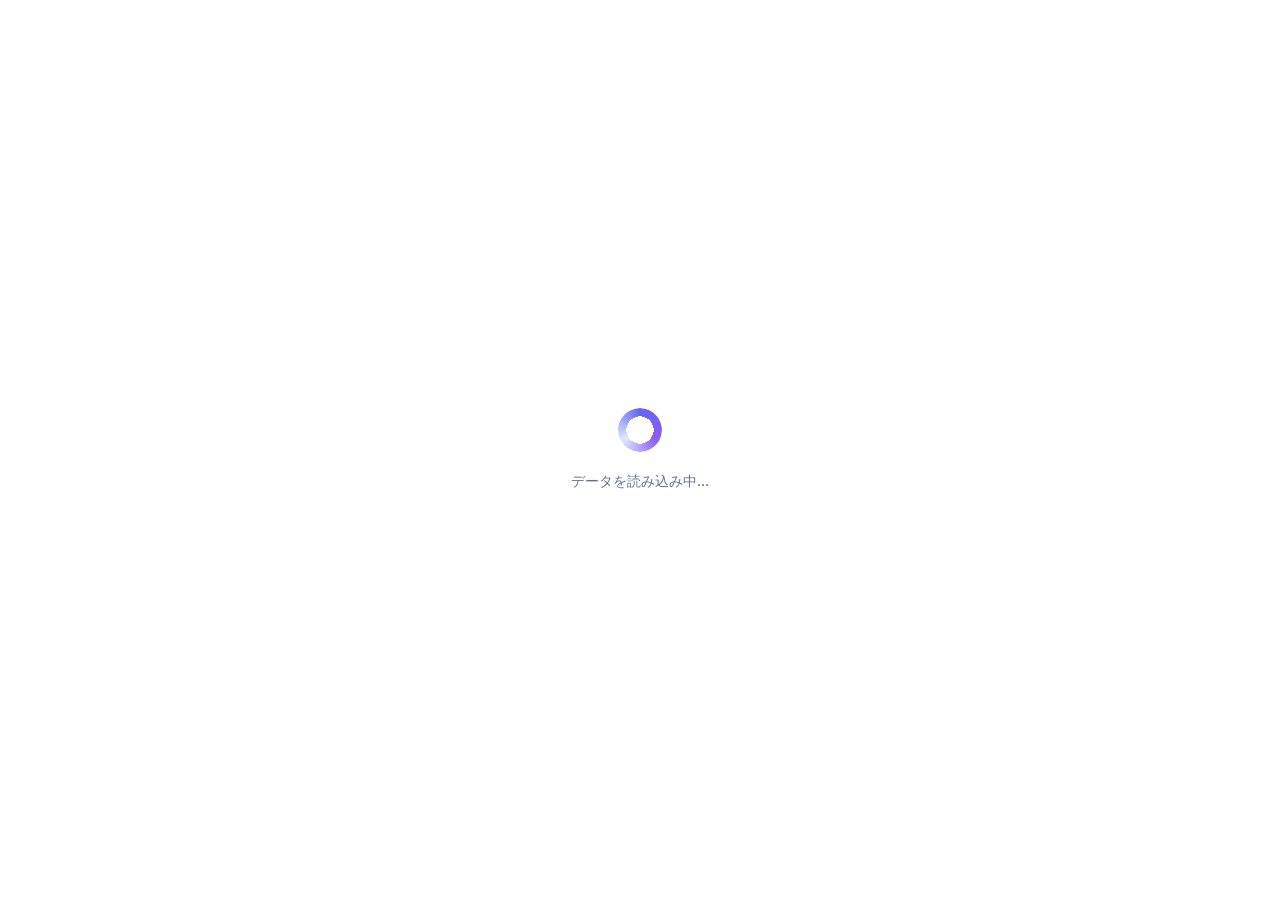
<file: index.html>
<!DOCTYPE html>
<html lang="ja">
<head>
  <meta charset="UTF-8">
  <script>(function(){var t=localStorage.getItem('theme');document.documentElement.setAttribute('data-theme',t||(window.matchMedia&&matchMedia('(prefers-color-scheme:dark)').matches?'dark':'light'));})();</script>
  <meta name="viewport" content="width=device-width,initial-scale=1">
  <title>Scratch Techniques - ダッシュボード</title>
  <link rel="stylesheet" href="css/main.css">
  <link rel="icon" href="data:image/svg+xml,<svg xmlns='http://www.w3.org/2000/svg' viewBox='0 0 100 100'><text y='.9em' font-size='90'>🐱</text></svg>">
</head>
<body>

<!-- Portal Screen -->
<div id="portal-screen" style="display:none">
  <div class="portal-stars"></div>
  <div class="portal-wrap">
    <span class="portal-logo">🐱</span>
    <h1 class="portal-title">ブロックプログラミング広場</h1>
    <p class="portal-sub">どれをする？</p>
    <div class="portal-choices">
      <button class="portal-card portal-tech" onclick="chooseApp('techniques')">
        <span class="portal-card-icon">🎮</span>
        <h2>テクニック集</h2>
        <p>プログラミングの<br>テクニックを管理・学習</p>
        <span class="portal-arrow">→</span>
      </button>
      <button class="portal-card portal-study" onclick="chooseApp('study')">
        <span class="portal-card-icon">📚</span>
        <h2>Scratch演習</h2>
        <p>Scratchで楽しく<br>プログラミングを練習！</p>
        <span class="portal-arrow">→</span>
      </button>
      <button class="portal-card portal-microbit" onclick="chooseApp('microbit')">
        <span class="portal-card-icon">🔲</span>
        <h2>マイクロビット演習</h2>
        <p>センサー図鑑と<br>回路の基本を学ぼう</p>
        <span class="portal-arrow">→</span>
      </button>
    </div>
    <p class="portal-footer">
      <a href="settings.html">⚙️ 設定</a>
    </p>
  </div>
</div>

<!-- Loading -->
<div id="loading">
  <div class="spinner"></div>
  <p>データを読み込み中...</p>
</div>

<!-- Auth Screen -->
<div id="auth-screen">
  <div class="auth-card">
    <span class="auth-logo">🐱</span>
    <h1>Scratch Techniques</h1>
    <p>Scratchのプログラミングテクニックを<br>整理・検索・共有できるシステム</p>
    <div class="auth-features">
      <div class="auth-feature"><span>🔍</span><span>検索・フィルター</span></div>
      <div class="auth-feature"><span>🎮</span><span>ゲーム技術</span></div>
      <div class="auth-feature"><span>☁️</span><span>Google Drive保存</span></div>
      <div class="auth-feature"><span>📦</span><span>sb3ファイル管理</span></div>
    </div>
    <button id="signin-btn" class="btn btn-primary btn-lg" style="width:100%;justify-content:center">
      <svg width="18" height="18" viewBox="0 0 24 24" fill="none" stroke="white" stroke-width="2"><path d="M15 3h4a2 2 0 0 1 2 2v14a2 2 0 0 1-2 2h-4M10 17l5-5-5-5M15 12H3"/></svg>
      Googleでサインイン
    </button>
    <p style="font-size:0.78rem;color:var(--text-light);margin-top:16px">
      初めての方は <a href="settings.html" style="color:var(--primary);font-weight:600">設定ページ</a> でAPIキーを設定してください
    </p>
  </div>
</div>

<!-- App Content -->
<div id="app-content" class="hidden">

  <!-- Header -->
  <header class="header">
    <div class="header-inner">
      <a href="index.html" class="logo">
        <span class="logo-icon">🐱</span>
        <span class="logo-text">Scratch Techniques</span>
      </a>
      <div class="search-wrap">
        <svg width="16" height="16" viewBox="0 0 24 24" fill="none" stroke="currentColor" stroke-width="2">
          <circle cx="11" cy="11" r="8"/><path d="m21 21-4.35-4.35"/>
        </svg>
        <input type="search" id="search-input" class="search-input"
          placeholder="テクニックを検索..." autocomplete="off">
      </div>
      <div class="header-actions">
        <a href="study.html" class="btn btn-ghost btn-sm" title="Scratch演習">📚 Scratch演習</a>
        <a href="https://prjakr.github.io/microbit-app/" target="_blank" rel="noopener" class="btn btn-ghost btn-sm" title="マイクロビット演習">🔲 マイクロビット演習</a>
<a href="add.html" class="btn btn-primary">
          <svg width="14" height="14" viewBox="0 0 24 24" fill="none" stroke="currentColor" stroke-width="2.5">
            <path d="M12 5v14M5 12h14"/>
          </svg>
          追加
        </a>
        <a href="settings.html" class="btn btn-ghost btn-icon" title="設定">
          <svg width="18" height="18" viewBox="0 0 24 24" fill="none" stroke="currentColor" stroke-width="1.8">
            <circle cx="12" cy="12" r="3"/>
            <path d="M12 1v2m0 18v2M4.22 4.22l1.42 1.42m12.72 12.72 1.42 1.42M1 12h2m18 0h2M4.22 19.78l1.42-1.42M18.36 5.64l1.42-1.42"/>
          </svg>
        </a>
        <button class="theme-toggle" onclick="toggleDarkMode()" title="ダークモード">🌙</button>
        <button class="btn btn-ghost btn-icon" onclick="signOut()" title="サインアウト">
          <svg width="18" height="18" viewBox="0 0 24 24" fill="none" stroke="currentColor" stroke-width="1.8">
            <path d="M9 21H5a2 2 0 0 1-2-2V5a2 2 0 0 1 2-2h4M16 17l5-5-5-5M21 12H9"/>
          </svg>
        </button>
      </div>
    </div>
  </header>

  <!-- Category Bar -->
  <nav class="category-bar">
    <ul class="category-list" id="category-list">
      <!-- rendered by JS -->
    </ul>
  </nav>

  <!-- Main -->
  <main class="main">
    <div class="main-header">
      <h2 id="count-display">読み込み中...</h2>
    </div>
    <div class="cards-grid" id="cards-grid">
      <!-- rendered by JS -->
    </div>
  </main>

</div><!-- /#app-content -->

<!-- Add FAB -->
<a href="add.html" class="fab" id="fab-add" title="テクニックを追加" style="display:none">
  <svg width="24" height="24" viewBox="0 0 24 24" fill="none" stroke="currentColor" stroke-width="2.5">
    <path d="M12 5v14M5 12h14"/>
  </svg>
</a>

<style>
  #app-content.hidden { display: none; }
  #auth-screen { display: none; }
  #auth-screen.visible { display: flex; }
</style>

<script src="https://accounts.google.com/gsi/client" async defer></script>
<script src="js/app.js"></script>
<script src="js/dashboard.js"></script>
<script>
  function chooseApp(mode) {
    document.getElementById('portal-screen').style.display = 'none';
    if (mode === 'study') { window.location.href = 'study.html'; return; }
    if (mode === 'microbit') { window.location.href = 'https://prjakr.github.io/microbit-app/'; return; }
    document.getElementById('auth-screen').classList.add('visible');
  }

  // Show FAB after sign in
  const origOnSignIn = onSignIn;
  window.onSignIn = async function() {
    await origOnSignIn();
    document.getElementById('fab-add').style.display = '';
  };
</script>
</body>
</html>
</file>
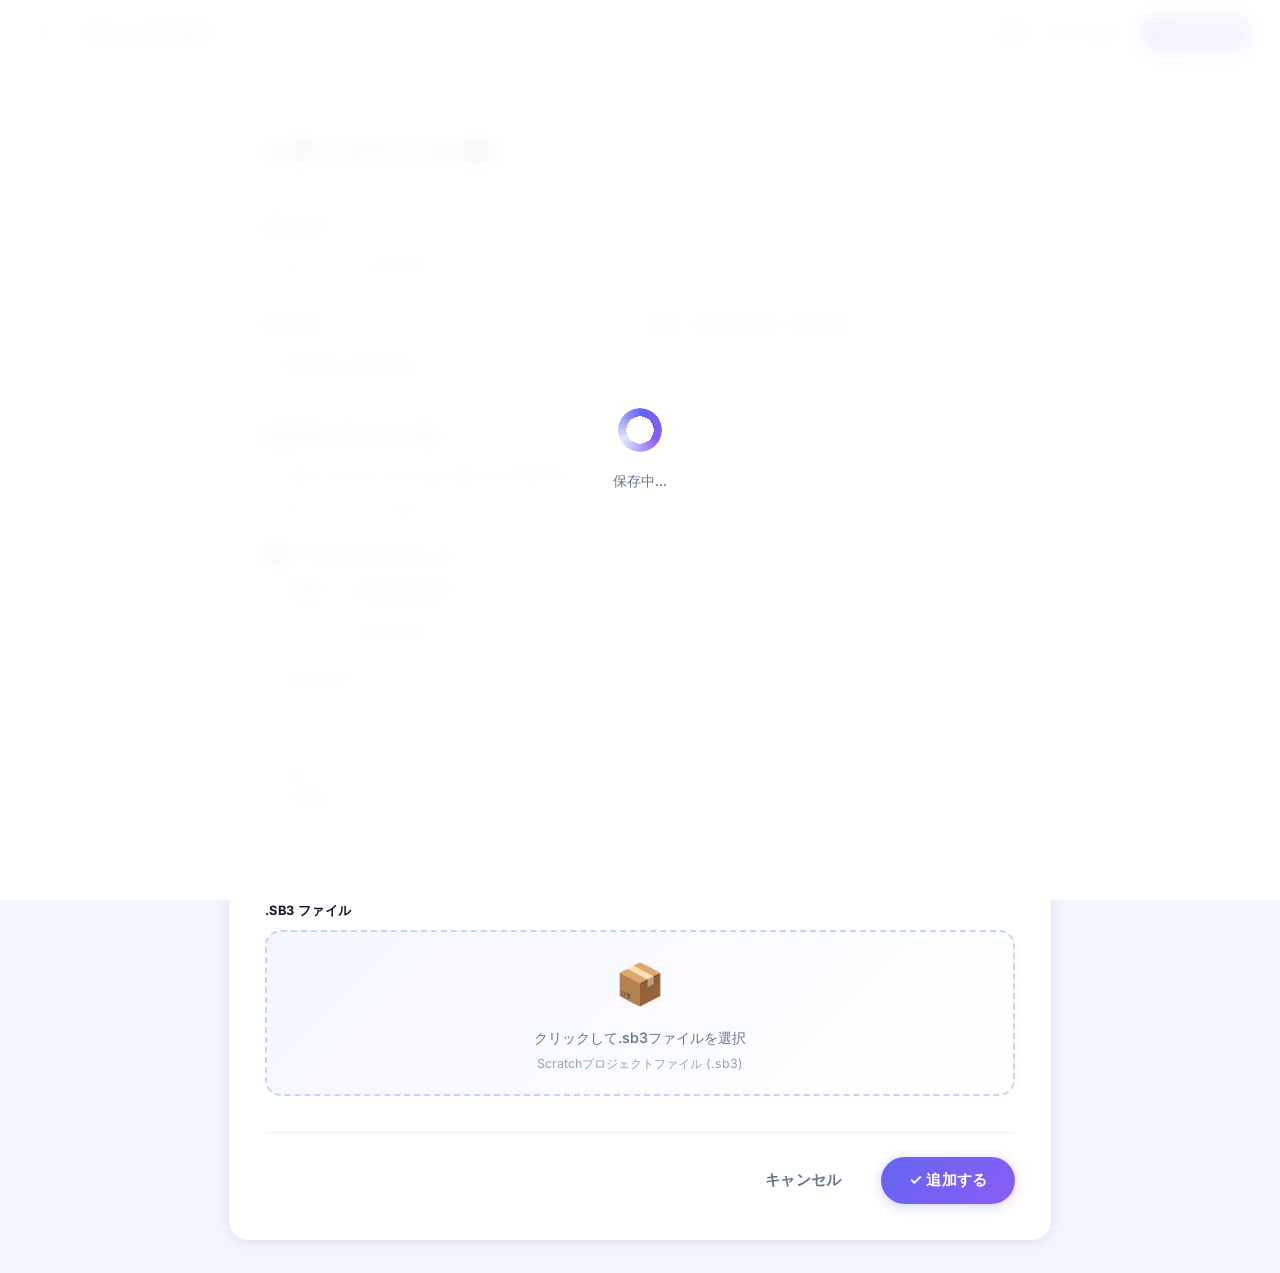
<file: add.html>
<!DOCTYPE html>
<html lang="ja">
<head>
  <meta charset="UTF-8">
  <script>(function(){var t=localStorage.getItem('theme');document.documentElement.setAttribute('data-theme',t||(window.matchMedia&&matchMedia('(prefers-color-scheme:dark)').matches?'dark':'light'));})();</script>
  <meta name="viewport" content="width=device-width,initial-scale=1">
  <title>テクニックを追加 - Scratch Techniques</title>
  <link rel="stylesheet" href="css/main.css">
  <link rel="icon" href="data:image/svg+xml,<svg xmlns='http://www.w3.org/2000/svg' viewBox='0 0 100 100'><text y='.9em' font-size='90'>🐱</text></svg>">
</head>
<body>

<!-- Loading -->
<div id="loading">
  <div class="spinner"></div>
  <p>保存中...</p>
</div>

<!-- Header -->
<header class="header">
  <div class="header-inner">
    <button id="cancel-btn" class="btn btn-ghost btn-icon" title="キャンセル">
      <svg width="20" height="20" viewBox="0 0 24 24" fill="none" stroke="currentColor" stroke-width="2">
        <path d="M19 12H5M12 5l-7 7 7 7"/>
      </svg>
    </button>
    <span class="logo-text" style="font-size:1rem">テクニックを追加</span>
    <div class="header-actions" style="margin-left:auto">
      <button class="theme-toggle" onclick="toggleDarkMode()" title="ダークモード">🌙</button>
      <a href="index.html" class="btn btn-ghost btn-sm">キャンセル</a>
      <button type="submit" form="technique-form" id="save-btn" class="btn btn-primary">
        ✓ 追加する
      </button>
    </div>
  </div>
</header>

<!-- Form -->
<div class="form-page">
  <div class="form-card">
    <h2>➕ 新しいテクニックを追加</h2>

    <form id="technique-form">

      <!-- Title -->
      <div class="form-row">
        <label for="title">タイトル <span class="required">*</span></label>
        <input type="text" id="title" name="title"
          placeholder="例: スクロール背景の作り方"
          maxlength="100" autocomplete="off">
        <span class="field-error" id="title-error"></span>
      </div>

      <!-- Category & Tags row -->
      <div class="form-row-2">
        <!-- Category -->
        <div>
          <label for="category">カテゴリ</label>
          <select id="category" name="category">
            <!-- options added by JS -->
          </select>
        </div>
        <!-- Tags -->
        <div>
          <label>タグ <span style="font-weight:400;color:var(--text-muted);font-size:0.8rem">（Enterで追加、最大10個）</span></label>
          <div class="tags-input-wrap" id="tags-wrap">
            <input type="text" id="tag-input" class="tag-text-input"
              placeholder="タグを入力..." maxlength="20">
          </div>
        </div>
      </div>

      <!-- Scratch URL -->
      <div class="form-row">
        <label for="scratch-url">Scratch プロジェクトURL</label>
        <input type="url" id="scratch-url" name="scratch-url"
          placeholder="https://scratch.mit.edu/projects/123456789"
          autocomplete="off">
        <p class="input-hint">ScratchプロジェクトのURLを入力するとプレビューできます</p>
        <div id="scratch-url-preview" class="mt-3"></div>
      </div>

      <!-- Description -->
      <div class="form-row">
        <label for="description">解説 <span style="font-weight:400;color:var(--text-muted);font-size:0.8rem">（Markdownが使えます）</span></label>
        <div class="tab-bar">
          <button type="button" class="tab-btn active" id="tab-write">✏️ 書く</button>
          <button type="button" class="tab-btn" id="tab-preview">👁 プレビュー</button>
        </div>
        <div class="tab-panel active" id="panel-write">
          <textarea id="description" name="description"
            placeholder="テクニックの説明を書いてください。&#10;&#10;## 実装方法&#10;1. まず～&#10;2. 次に～&#10;&#10;## ポイント&#10;- 重要なこと"
            rows="10"></textarea>
        </div>
        <div class="tab-panel" id="panel-preview">
          <div class="preview-area description-content" id="preview-area"></div>
        </div>
      </div>

      <!-- SB3 File -->
      <div class="form-row">
        <label>.sb3 ファイル</label>
        <div class="file-upload-area" id="sb3-area" style="padding:20px">
          <input type="file" id="sb3-file" accept=".sb3,.sb2,.sb">
          <span class="upload-icon">📦</span>
          <p class="upload-text">クリックして.sb3ファイルを選択</p>
          <p class="upload-hint">Scratchプロジェクトファイル (.sb3)</p>
        </div>
        <div id="sb3-info" class="mt-3"></div>
      </div>

      <div class="form-actions">
        <button type="button" id="cancel-btn2" class="btn btn-ghost btn-lg"
          onclick="window.history.length > 1 ? history.back() : window.location.href='index.html'">
          キャンセル
        </button>
        <button type="submit" id="save-btn2" class="btn btn-primary btn-lg">
          ✓ 追加する
        </button>
      </div>

    </form>
  </div>
</div>

<script src="https://accounts.google.com/gsi/client" async defer></script>
<script src="js/app.js"></script>
<script src="js/add.js"></script>

</body>
</html>
</file>
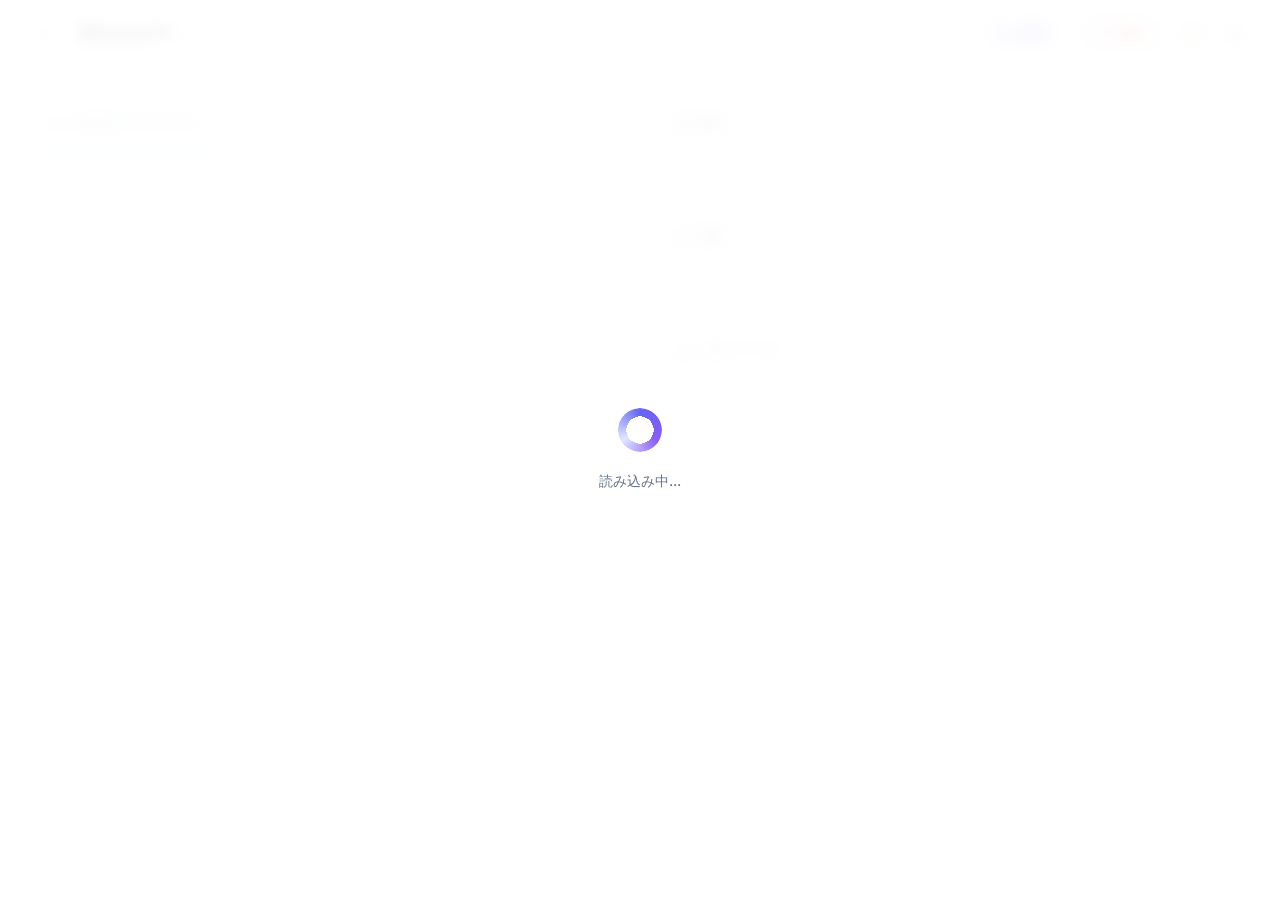
<file: detail.html>
<!DOCTYPE html>
<html lang="ja">
<head>
  <meta charset="UTF-8">
  <script>(function(){var t=localStorage.getItem('theme');document.documentElement.setAttribute('data-theme',t||(window.matchMedia&&matchMedia('(prefers-color-scheme:dark)').matches?'dark':'light'));})();</script>
  <meta name="viewport" content="width=device-width,initial-scale=1">
  <title>テクニック詳細 - Scratch Techniques</title>
  <link rel="stylesheet" href="css/main.css">
  <link rel="icon" href="data:image/svg+xml,<svg xmlns='http://www.w3.org/2000/svg' viewBox='0 0 100 100'><text y='.9em' font-size='90'>🐱</text></svg>">
</head>
<body>

<!-- Loading -->
<div id="loading">
  <div class="spinner"></div>
  <p>読み込み中...</p>
</div>

<!-- Page Header -->
<header class="header">
  <div class="header-inner">
    <button id="back-btn" class="btn btn-ghost btn-icon" title="戻る">
      <svg width="20" height="20" viewBox="0 0 24 24" fill="none" stroke="currentColor" stroke-width="2">
        <path d="M19 12H5M12 5l-7 7 7 7"/>
      </svg>
    </button>
    <h1 id="detail-title" style="flex:1;overflow:hidden;text-overflow:ellipsis;white-space:nowrap;font-size:1.1rem">読み込み中...</h1>
    <div class="header-actions">
      <button id="edit-btn" class="btn btn-secondary">
        <svg width="14" height="14" viewBox="0 0 24 24" fill="none" stroke="currentColor" stroke-width="2">
          <path d="M11 4H4a2 2 0 0 0-2 2v14a2 2 0 0 0 2 2h14a2 2 0 0 0 2-2v-7"/>
          <path d="M18.5 2.5a2.121 2.121 0 0 1 3 3L12 15l-4 1 1-4 9.5-9.5z"/>
        </svg>
        編集
      </button>
      <button id="delete-btn" class="btn btn-danger">
        <svg width="14" height="14" viewBox="0 0 24 24" fill="none" stroke="currentColor" stroke-width="2">
          <polyline points="3 6 5 6 21 6"/>
          <path d="M19 6l-1 14H6L5 6M10 11v6M14 11v6M9 6V4h6v2"/>
        </svg>
        削除
      </button>
      <button class="theme-toggle" onclick="toggleDarkMode()" title="ダークモード">🌙</button>
      <a href="index.html" class="btn btn-ghost btn-icon" title="ホーム">
        <svg width="18" height="18" viewBox="0 0 24 24" fill="none" stroke="currentColor" stroke-width="1.8">
          <path d="M3 9l9-7 9 7v11a2 2 0 0 1-2 2H5a2 2 0 0 1-2-2z"/>
          <polyline points="9 22 9 12 15 12 15 22"/>
        </svg>
      </a>
    </div>
  </div>
</header>

<!-- Main Content -->
<div class="detail-main">

  <!-- Left Column -->
  <div class="detail-left">

    <!-- Scratch Window -->
    <div class="panel">
      <div class="panel-header">
        <span class="panel-title">
          <svg width="16" height="16" viewBox="0 0 24 24" fill="none" stroke="currentColor" stroke-width="2">
            <polygon points="5 3 19 12 5 21 5 3"/>
          </svg>
          Scratch プログラム
        </span>
      </div>
      <div id="scratch-container">
        <!-- rendered by JS -->
      </div>
    </div>


  </div><!-- /.detail-left -->

  <!-- Right Column -->
  <div class="detail-right">

    <!-- Description -->
    <div class="panel">
      <div class="panel-header">
        <span class="panel-title">
          <svg width="16" height="16" viewBox="0 0 24 24" fill="none" stroke="currentColor" stroke-width="2">
            <path d="M14 2H6a2 2 0 0 0-2 2v16a2 2 0 0 0 2 2h12a2 2 0 0 0 2-2V8z"/>
            <polyline points="14 2 14 8 20 8"/>
            <line x1="16" y1="13" x2="8" y2="13"/>
            <line x1="16" y1="17" x2="8" y2="17"/>
            <polyline points="10 9 9 9 8 9"/>
          </svg>
          解説
        </span>
      </div>
      <div class="panel-body">
        <div class="description-content" id="description-content">
          <!-- rendered by JS -->
        </div>
      </div>
    </div>

    <!-- Metadata -->
    <div class="panel">
      <div class="panel-header">
        <span class="panel-title">
          <svg width="16" height="16" viewBox="0 0 24 24" fill="none" stroke="currentColor" stroke-width="2">
            <circle cx="12" cy="12" r="10"/>
            <line x1="12" y1="8" x2="12" y2="12"/>
            <line x1="12" y1="16" x2="12.01" y2="16"/>
          </svg>
          情報
        </span>
      </div>
      <div class="panel-body">
        <div class="meta-list" id="meta-list">
          <!-- rendered by JS -->
        </div>
      </div>
    </div>

    <!-- SB3 File -->
    <div class="panel">
      <div class="panel-header">
        <span class="panel-title">
          <svg width="16" height="16" viewBox="0 0 24 24" fill="none" stroke="currentColor" stroke-width="2">
            <path d="M21 15v4a2 2 0 0 1-2 2H5a2 2 0 0 1-2-2v-4"/>
            <polyline points="7 10 12 15 17 10"/>
            <line x1="12" y1="15" x2="12" y2="3"/>
          </svg>
          .sb3 ファイル
        </span>
      </div>
      <div class="sb3-panel" id="sb3-panel">
        <!-- rendered by JS -->
      </div>
    </div>

  </div><!-- /.detail-right -->

</div><!-- /.detail-main -->

<!-- Delete Confirm Modal -->
<div class="modal-overlay" id="delete-modal">
  <div class="modal">
    <h3>🗑️ テクニックを削除しますか？</h3>
    <p>「<span id="modal-title-text"></span>」を削除します。この操作は取り消せません。<br>関連するファイルもGoogle Driveから削除されます。</p>
    <div class="modal-actions">
      <button id="modal-cancel" class="btn btn-ghost">キャンセル</button>
      <button id="modal-delete" class="btn btn-danger">削除する</button>
    </div>
  </div>
</div>

<script src="https://accounts.google.com/gsi/client" async defer></script>
<script src="js/app.js"></script>
<script src="js/detail.js"></script>

<script>
  // Set modal title when delete is clicked
  document.getElementById('delete-btn')?.addEventListener('click', () => {
    document.getElementById('modal-title-text').textContent =
      currentTechnique?.title || '';
  });
</script>
</body>
</html>
</file>
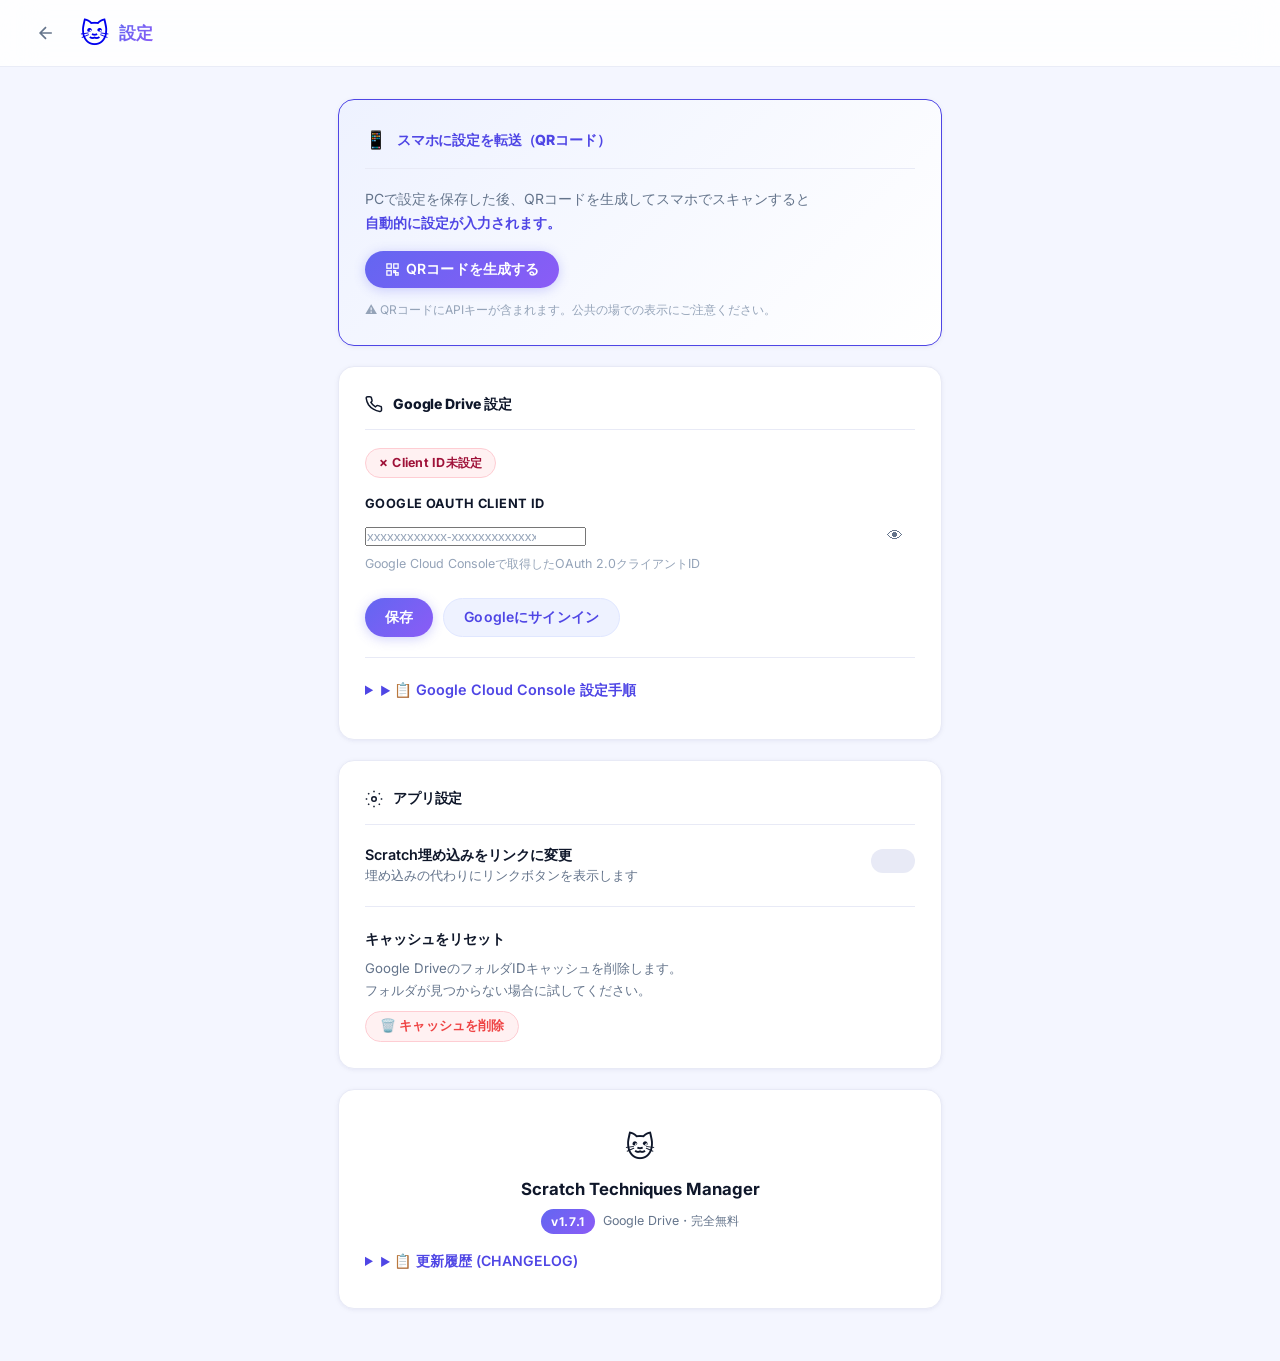
<file: settings.html>
<!DOCTYPE html>
<html lang="ja">
<head>
  <meta charset="UTF-8">
  <meta name="viewport" content="width=device-width,initial-scale=1">
  <title>設定 - Scratch Techniques</title>
  <link rel="stylesheet" href="css/main.css">
  <link rel="icon" href="data:image/svg+xml,<svg xmlns='http://www.w3.org/2000/svg' viewBox='0 0 100 100'><text y='.9em' font-size='90'>🐱</text></svg>">
</head>
<body>

<div id="loading" class="hidden">
  <div class="spinner"></div>
  <p>処理中...</p>
</div>

<!-- Header -->
<header class="header">
  <div class="header-inner">
    <a href="index.html" class="btn btn-ghost btn-icon" title="ホームに戻る">
      <svg width="20" height="20" viewBox="0 0 24 24" fill="none" stroke="currentColor" stroke-width="2">
        <path d="M19 12H5M12 5l-7 7 7 7"/>
      </svg>
    </a>
    <a href="index.html" class="logo">
      <span class="logo-icon">🐱</span>
      <span class="logo-text">設定</span>
    </a>
  </div>
</header>

<div class="settings-page">

  <!-- スマホ転送セクション -->
  <div class="settings-section" id="qr-section" style="border-color:var(--primary);background:linear-gradient(135deg,var(--primary-50),var(--card))">
    <h3 style="color:var(--primary)">
      <span style="font-size:1.1rem">📱</span>
      スマホに設定を転送（QRコード）
    </h3>
    <p style="font-size:0.875rem;color:var(--text-muted);margin-bottom:16px;line-height:1.7">
      PCで設定を保存した後、QRコードを生成してスマホでスキャンすると<br>
      <strong style="color:var(--primary)">自動的に設定が入力されます。</strong>
    </p>
    <div id="qr-area">
      <button class="btn btn-primary" onclick="generateQR()">
        <svg width="15" height="15" viewBox="0 0 24 24" fill="none" stroke="currentColor" stroke-width="2">
          <rect x="3" y="3" width="7" height="7"/><rect x="14" y="3" width="7" height="7"/>
          <rect x="3" y="14" width="7" height="7"/><rect x="17" y="17" width="4" height="4"/>
          <rect x="14" y="14" width="3" height="3"/>
        </svg>
        QRコードを生成する
      </button>
    </div>
    <p style="font-size:0.75rem;color:var(--text-light);margin-top:12px">
      ⚠️ QRコードにAPIキーが含まれます。公共の場での表示にご注意ください。
    </p>
  </div>

  <!-- Google Drive Section -->
  <div class="settings-section">
    <h3>
      <svg width="18" height="18" viewBox="0 0 24 24" fill="none" stroke="currentColor" stroke-width="2">
        <path d="M22 16.92v3a2 2 0 0 1-2.18 2 19.79 19.79 0 0 1-8.63-3.07A19.5 19.5 0 0 1 4.69 13a19.79 19.79 0 0 1-3.07-8.67A2 2 0 0 1 3.6 2.18h3a2 2 0 0 1 2 1.72c.127.96.361 1.903.7 2.81a2 2 0 0 1-.45 2.11L7.91 9.91a16 16 0 0 0 6 6l1.27-1.27a2 2 0 0 1 2.11-.45c.907.339 1.85.573 2.81.7A2 2 0 0 1 22 16.92z"/>
      </svg>
      Google Drive 設定
    </h3>

    <!-- Status -->
    <div id="auth-status" style="margin-bottom:16px"></div>

    <!-- Client ID -->
    <div class="form-row">
      <label for="google-client-id">Google OAuth Client ID</label>
      <div class="api-key-wrap">
        <input type="password" id="google-client-id"
          placeholder="xxxxxxxxxxxx-xxxxxxxxxxxxxxxxxxxxxxxxxxxxxxxx.apps.googleusercontent.com"
          autocomplete="off">
        <button class="toggle-visibility" onclick="toggleVis('google-client-id')">👁</button>
      </div>
      <p class="input-hint">Google Cloud Consoleで取得したOAuth 2.0クライアントID</p>
    </div>

    <div style="display:flex;gap:10px;margin-top:8px">
      <button class="btn btn-primary" onclick="saveGoogleClientId()">保存</button>
      <button class="btn btn-secondary" id="signin-btn" onclick="doSignIn()">Googleにサインイン</button>
      <button class="btn btn-ghost" id="signout-btn" onclick="doSignOut()" style="display:none">サインアウト</button>
    </div>

    <div class="divider"></div>

    <details>
      <summary style="cursor:pointer;font-weight:600;font-size:0.9rem;color:var(--primary);margin-bottom:12px">
        📋 Google Cloud Console 設定手順
      </summary>
      <div class="setup-guide">
        <ol>
          <li>
            <a href="https://console.cloud.google.com/" target="_blank" rel="noopener"
              style="color:var(--primary)">Google Cloud Console</a> を開く
          </li>
          <li>新しいプロジェクトを作成（または既存を選択）</li>
          <li>「APIとサービス」→「ライブラリ」で <code>Google Drive API</code> を有効化</li>
          <li>「APIとサービス」→「OAuth同意画面」を設定
            <ul>
              <li>ユーザータイプ: 外部</li>
              <li>アプリ名: Scratch Techniques</li>
              <li>スコープに <code>drive.file</code> を追加</li>
              <li>テストユーザーに自分のGmailを追加</li>
            </ul>
          </li>
          <li>「認証情報」→「認証情報を作成」→「OAuthクライアントID」
            <ul>
              <li>アプリケーションの種類: ウェブアプリケーション</li>
              <li>承認済みのJavaScriptオリジンに <code>http://localhost:8080</code> を追加</li>
            </ul>
          </li>
          <li>クライアントIDをコピーして上に貼り付け</li>
        </ol>
        <p style="margin-top:10px">
          💡 ローカルで使う場合: <code>python -m http.server 8080</code> でサーバーを起動し
          <code>http://localhost:8080</code> でアクセス
        </p>
      </div>
    </details>
  </div>

  <!-- App Settings -->
  <div class="settings-section">
    <h3>
      <svg width="18" height="18" viewBox="0 0 24 24" fill="none" stroke="currentColor" stroke-width="2">
        <circle cx="12" cy="12" r="3"/>
        <path d="M12 1v2m0 18v2M4.22 4.22l1.42 1.42m12.72 12.72 1.42 1.42M1 12h2m18 0h2M4.22 19.78l1.42-1.42M18.36 5.64l1.42-1.42"/>
      </svg>
      アプリ設定
    </h3>

    <div style="display:flex;align-items:center;justify-content:space-between;font-size:0.9rem;margin-bottom:16px">
      <div>
        <div style="font-weight:600">Scratch埋め込みをリンクに変更</div>
        <div style="color:var(--text-muted);font-size:0.8rem">埋め込みの代わりにリンクボタンを表示します</div>
      </div>
      <label style="position:relative;display:inline-block;width:44px;height:24px;cursor:pointer">
        <input type="checkbox" id="scratch-link-mode" style="opacity:0;width:0;height:0">
        <span id="scratch-slider" style="
          position:absolute;inset:0;border-radius:24px;
          background:var(--border);transition:0.3s;cursor:pointer;
        "></span>
      </label>
    </div>

    <div class="divider"></div>

    <div style="margin-top:4px">
      <div style="font-weight:600;font-size:0.9rem;margin-bottom:8px">キャッシュをリセット</div>
      <p style="font-size:0.83rem;color:var(--text-muted);margin-bottom:10px">
        Google DriveのフォルダIDキャッシュを削除します。<br>
        フォルダが見つからない場合に試してください。
      </p>
      <button class="btn btn-danger btn-sm" onclick="clearCache()">
        🗑️ キャッシュを削除
      </button>
    </div>
  </div>

  <!-- About -->
  <div class="settings-section">
    <div style="text-align:center;padding:8px 0 16px">
      <p style="font-size:1.8rem;margin-bottom:6px">🐱</p>
      <p style="font-weight:700;font-size:1.05rem;color:var(--text)">Scratch Techniques Manager</p>
      <div style="display:inline-flex;align-items:center;gap:8px;margin-top:6px">
        <span id="ver-badge" style="
          background:var(--gradient);color:#fff;
          font-size:0.75rem;font-weight:700;
          padding:3px 10px;border-radius:20px;letter-spacing:0.05em">
        </span>
        <span style="font-size:0.78rem;color:var(--text-muted)">Google Drive・完全無料</span>
      </div>
    </div>

    <details>
      <summary style="cursor:pointer;font-weight:600;font-size:0.88rem;color:var(--primary);margin-bottom:10px">
        📋 更新履歴 (CHANGELOG)
      </summary>
      <div id="changelog-list" style="font-size:0.82rem;line-height:1.9"></div>
    </details>
  </div>

</div><!-- /.settings-page -->

<style>
  details summary::-webkit-details-marker { display:none; }
  details summary::before { content: "▶ "; font-size:0.8em; }
  details[open] summary::before { content: "▼ "; }
</style>

<script src="https://accounts.google.com/gsi/client" async defer></script>
<script src="js/app.js"></script>
<script>

// ============================================================
// QRコード転送
// ============================================================
function generateQR() {
  const clientId = localStorage.getItem('google_client_id') || '';
  if (!clientId) {
    showToast('先にClient IDとAPIキーを保存してください', 'error');
    return;
  }

  const payload = btoa(JSON.stringify({ g: clientId }));
  const url = window.location.origin + window.location.pathname + '?setup=' + payload;
  const qrApiUrl = 'https://api.qrserver.com/v1/create-qr-code/?size=240x240&margin=10&data=' + encodeURIComponent(url);

  const isLocalhost = window.location.hostname === 'localhost' || window.location.hostname === '127.0.0.1';
  const warning = isLocalhost
    ? `<div style="background:#fef3c7;border:1px solid #fde68a;border-radius:8px;padding:10px;font-size:0.78rem;color:#92400e;margin-top:10px;line-height:1.6">
        ⚠️ ローカル環境では同じWiFi内のみ有効です。<br>
        GitHub Pagesに公開すると、どこからでも使えます。
       </div>`
    : '';

  document.getElementById('qr-area').innerHTML = `
    <div style="text-align:center">
      <img src="${qrApiUrl}" alt="QR Code"
        style="border-radius:12px;border:3px solid var(--border);max-width:240px;display:block;margin:0 auto">
      <p style="font-size:0.85rem;color:var(--success);font-weight:600;margin-top:10px">
        ✅ スマホのカメラでスキャンしてください
      </p>
      <p style="font-size:0.75rem;color:var(--text-light);margin-top:6px">
        設定ページが開き、自動でClient IDとAPIキーが入力されます
      </p>
      ${warning}
      <button class="btn btn-ghost btn-sm" onclick="resetQR()" style="margin-top:12px">
        ✕ 閉じる
      </button>
    </div>`;
}

function resetQR() {
  document.getElementById('qr-area').innerHTML = `
    <button class="btn btn-primary" onclick="generateQR()">
      <svg width="15" height="15" viewBox="0 0 24 24" fill="none" stroke="currentColor" stroke-width="2">
        <rect x="3" y="3" width="7" height="7"/><rect x="14" y="3" width="7" height="7"/>
        <rect x="3" y="14" width="7" height="7"/><rect x="17" y="17" width="4" height="4"/>
        <rect x="14" y="14" width="3" height="3"/>
      </svg>
      QRコードを生成する
    </button>`;
}

// URLパラメータから自動インポート
function checkSetupParam() {
  const params = new URLSearchParams(location.search);
  const setup = params.get('setup');
  if (!setup) return;
  try {
    const data = JSON.parse(atob(setup));
    let imported = [];
    if (data.g) { localStorage.setItem('google_client_id', data.g); imported.push('Client ID'); }
    history.replaceState({}, '', location.pathname);
    if (imported.length > 0) {
      showToast('設定をインポートしました: ' + imported.join('・') + ' ✓', 'success');
      document.getElementById('google-client-id').value = localStorage.getItem('google_client_id') || '';
    }
  } catch(e) {
    showToast('設定のインポートに失敗しました', 'error');
  }
}

// ============================================================
// Load saved values
// ============================================================
window.addEventListener('DOMContentLoaded', () => {
  // バージョンバッジ
  const badge = document.getElementById('ver-badge');
  if (badge) badge.textContent = typeof APP_VERSION !== 'undefined' ? APP_VERSION : 'v?.?.?';

  // CHANGELOG レンダリング
  const cl = document.getElementById('changelog-list');
  if (cl && typeof CHANGELOG !== 'undefined') {
    cl.innerHTML = CHANGELOG.map((c, i) => `
      <div style="display:flex;gap:10px;align-items:flex-start;padding:6px 0;
        ${i < CHANGELOG.length - 1 ? 'border-bottom:1px solid var(--border);' : ''}">
        <span style="background:${i === 0 ? 'var(--primary)' : 'var(--border)'};
          color:${i === 0 ? '#fff' : 'var(--text-muted)'};
          font-size:0.72rem;font-weight:700;padding:2px 7px;border-radius:10px;
          white-space:nowrap;margin-top:1px">${c.ver}</span>
        <span style="color:var(--text-muted);white-space:nowrap;font-size:0.78rem;padding-top:2px">${c.date}</span>
        <span style="color:var(--text);flex:1">${c.note}</span>
      </div>`).join('');
  }

  document.getElementById('google-client-id').value =
    localStorage.getItem('google_client_id') || '';

  checkSetupParam();

  // Toggles
  initToggle('scratch-link-mode', 'scratch-slider', 'scratch_embed', 'link', '');

  updateAuthStatus();

  // Init Google auth if clientId exists
  const tryInit = () => {
    if (typeof google !== 'undefined' && google.accounts) {
      initGoogleAuth();
      updateAuthStatus();
    } else {
      setTimeout(tryInit, 200);
    }
  };
  tryInit();
});

// ============================================================
// TOGGLE SWITCH
// ============================================================
function initToggle(checkId, sliderId, storageKey, onValue = 'true', offValue = 'false') {
  const cb = document.getElementById(checkId);
  const slider = document.getElementById(sliderId);
  if (!cb || !slider) return;

  const isOn = localStorage.getItem(storageKey) === onValue;
  cb.checked = isOn;
  slider.style.background = isOn ? 'var(--primary)' : 'var(--border)';

  cb.addEventListener('change', () => {
    slider.style.background = cb.checked ? 'var(--primary)' : 'var(--border)';
    localStorage.setItem(storageKey, cb.checked ? onValue : offValue);
  });
}

// ============================================================
// GOOGLE
// ============================================================
function saveGoogleClientId() {
  const val = document.getElementById('google-client-id').value.trim();
  if (!val) { showToast('Client IDを入力してください', 'error'); return; }
  localStorage.setItem('google_client_id', val);
  // Clear cached folder IDs when client ID changes
  localStorage.removeItem('root_folder_id');
  localStorage.removeItem('screenshots_folder_id');
  localStorage.removeItem('sb3_folder_id');
  localStorage.removeItem('data_file_id');
  showToast('Google Client IDを保存しました ✓');
  const tryInit = () => {
    if (typeof google !== 'undefined' && google.accounts) {
      initGoogleAuth();
    } else { setTimeout(tryInit, 200); }
  };
  tryInit();
}

function doSignIn() {
  saveGoogleClientId();
  setTimeout(() => signIn(), 500);
}

function doSignOut() {
  signOut();
  updateAuthStatus();
}

function onSignIn() {
  showToast('サインインしました ✓');
  updateAuthStatus();
  document.getElementById('signin-btn').style.display = 'none';
  document.getElementById('signout-btn').style.display = '';
}

function onSignOut() {
  updateAuthStatus();
}

function updateAuthStatus() {
  const el = document.getElementById('auth-status');
  if (!el) return;
  const clientId = localStorage.getItem('google_client_id');
  if (!clientId) {
    el.innerHTML = `<span class="status-badge status-ng">✗ Client ID未設定</span>`;
    document.getElementById('signin-btn').style.display = '';
    document.getElementById('signout-btn').style.display = 'none';
    return;
  }
  if (appState.isSignedIn) {
    el.innerHTML = `<span class="status-badge status-ok">✓ サインイン済み</span>`;
    document.getElementById('signin-btn').style.display = 'none';
    document.getElementById('signout-btn').style.display = '';
  } else {
    el.innerHTML = `<span class="status-badge status-ng">✗ 未サインイン</span>`;
    document.getElementById('signin-btn').style.display = '';
    document.getElementById('signout-btn').style.display = 'none';
  }
}

// ============================================================
// CACHE
// ============================================================
function clearCache() {
  if (!confirm('キャッシュを削除しますか？')) return;
  ['root_folder_id','screenshots_folder_id','sb3_folder_id','data_file_id'].forEach(k => {
    localStorage.removeItem(k);
    appState.rootFolderId = null;
    appState.screenshotsFolderId = null;
    appState.sb3FolderId = null;
    appState.dataFileId = null;
  });
  showToast('キャッシュを削除しました');
}

// ============================================================
// UTILS
// ============================================================
function toggleVis(id) {
  const el = document.getElementById(id);
  if (el) el.type = el.type === 'password' ? 'text' : 'password';
}
</script>
</body>
</html>
</file>
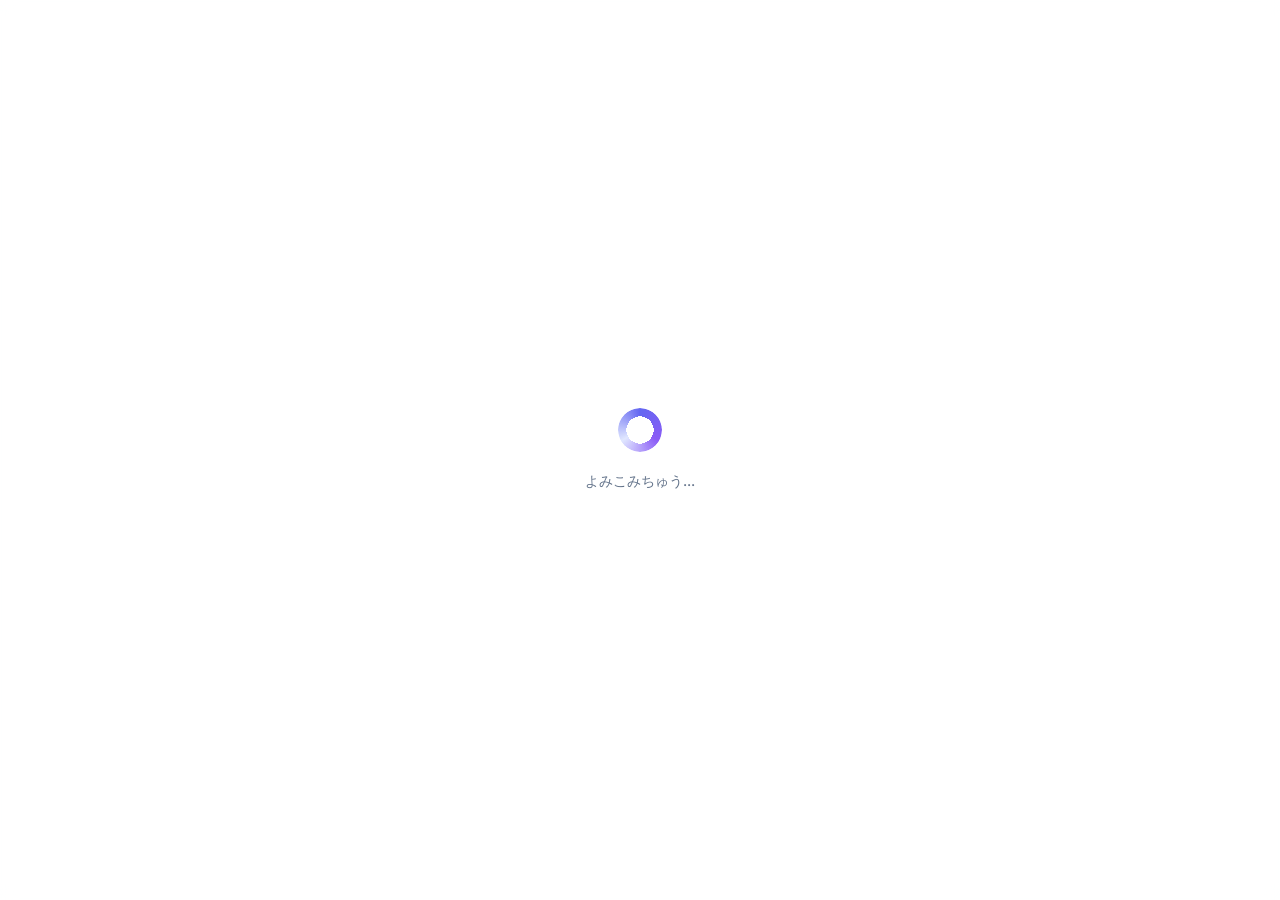
<file: study.html>
<!DOCTYPE html>
<html lang="ja">
<head>
  <meta charset="UTF-8">
  <script>(function(){var t=localStorage.getItem('theme');document.documentElement.setAttribute('data-theme',t||(window.matchMedia&&matchMedia('(prefers-color-scheme:dark)').matches?'dark':'light'));})();</script>
  <meta name="viewport" content="width=device-width,initial-scale=1">
  <title>Scratch演習 - Scratch Techniques</title>
  <link rel="stylesheet" href="css/main.css">
  <link rel="icon" href="data:image/svg+xml,<svg xmlns='http://www.w3.org/2000/svg' viewBox='0 0 100 100'><text y='.9em' font-size='90'>📚</text></svg>">
</head>
<body>

<div id="loading"><div class="spinner"></div><p>よみこみちゅう...</p></div>

<div id="auth-screen">
  <div class="auth-card">
    <span class="auth-logo" style="filter:drop-shadow(0 4px 12px rgba(249,115,22,0.4))">📚</span>
    <h1 style="background:linear-gradient(135deg,#f97316,#ec4899);-webkit-background-clip:text;-webkit-text-fill-color:transparent;background-clip:text">Scratch演習</h1>
    <p>スライドとScratchで楽しく練習しよう！</p>
    <div class="auth-features">
      <div class="auth-feature"><span>📖</span><span>スライド学習</span></div>
      <div class="auth-feature"><span>🐱</span><span>Scratch体験</span></div>
      <div class="auth-feature"><span>⭐</span><span>きほんから</span></div>
      <div class="auth-feature"><span>🎮</span><span>ゲーム作り</span></div>
    </div>
    <button id="signin-btn" class="btn btn-lg" style="background:linear-gradient(135deg,#f97316,#ec4899);color:white;border:none;width:100%;justify-content:center;box-shadow:0 4px 20px rgba(249,115,22,0.35)">
      <svg width="18" height="18" viewBox="0 0 24 24" fill="none" stroke="white" stroke-width="2"><path d="M15 3h4a2 2 0 0 1 2 2v14a2 2 0 0 1-2 2h-4M10 17l5-5-5-5M15 12H3"/></svg>
      Googleでサインイン
    </button>
    <p style="font-size:0.78rem;color:var(--text-light);margin-top:16px">
      <a href="index.html" style="color:var(--text-light)">← トップにもどる</a>
    </p>
  </div>
</div>

<div id="app-content" class="hidden">

  <header class="header study-header">
    <div class="header-inner">
      <a href="index.html" class="btn btn-ghost btn-icon">
        <svg width="20" height="20" viewBox="0 0 24 24" fill="none" stroke="currentColor" stroke-width="2"><path d="M19 12H5M12 5l-7 7 7 7"/></svg>
      </a>
      <span class="study-header-title">📚 Scratch演習</span>
      <div class="header-actions" style="margin-left:auto">
        <button class="theme-toggle" onclick="toggleDarkMode()">🌙</button>
        <button class="btn btn-ghost btn-icon" onclick="signOut()" style="color:rgba(255,255,255,0.8)">
          <svg width="18" height="18" viewBox="0 0 24 24" fill="none" stroke="currentColor" stroke-width="1.8"><path d="M9 21H5a2 2 0 0 1-2-2V5a2 2 0 0 1 2-2h4M16 17l5-5-5-5M21 12H9"/></svg>
        </button>
      </div>
    </div>
  </header>

  <div class="study-subjects-wrap">
    <div class="study-subjects" id="subject-list"></div>
  </div>
  <div class="study-grades-wrap">
    <div class="study-grades" id="difficulty-list"></div>
  </div>

  <main class="study-main">
    <p class="study-count" id="study-count"></p>
    <div class="study-grid" id="study-grid"></div>
  </main>

</div>

<a href="study-add.html" class="fab" id="fab-add" style="display:none;background:linear-gradient(135deg,#f97316,#ec4899);box-shadow:0 4px 16px rgba(249,115,22,0.4)">
  <svg width="24" height="24" viewBox="0 0 24 24" fill="none" stroke="currentColor" stroke-width="2.5"><path d="M12 5v14M5 12h14"/></svg>
</a>

<style>
  #app-content.hidden { display: none; }
  #auth-screen { display: none; }
  #auth-screen.visible { display: flex; }
</style>

<script src="https://accounts.google.com/gsi/client" async defer></script>
<script src="js/app.js"></script>
<script src="js/study.js"></script>
</body>
</html>
</file>
<file: css/main.css>
/* ============================================================
   Scratch Techniques Manager - Modern UI v2
   ============================================================ */

@import url('https://fonts.googleapis.com/css2?family=Inter:wght@400;500;600;700;800&display=swap');

:root {
  --primary: #4f46e5;
  --primary-dark: #3730a3;
  --primary-mid: #6366f1;
  --primary-light: #e0e7ff;
  --primary-50: #eef2ff;
  --gradient: linear-gradient(135deg, #6366f1 0%, #8b5cf6 100%);
  --gradient-ai: linear-gradient(135deg, #ec4899 0%, #a855f7 100%);
  --bg: #f4f6ff;
  --bg-2: #eef0fb;
  --card: #ffffff;
  --text: #0f172a;
  --text-muted: #64748b;
  --text-light: #94a3b8;
  --border: #e8eaf6;
  --border-strong: #c7d2fe;
  --success: #10b981;
  --error: #ef4444;
  --warning: #f59e0b;
  --radius-sm: 10px;
  --radius: 16px;
  --radius-lg: 20px;
  --shadow-xs: 0 1px 3px rgba(79,70,229,0.04), 0 1px 6px rgba(0,0,0,0.04);
  --shadow-sm: 0 2px 8px rgba(79,70,229,0.06), 0 4px 16px rgba(0,0,0,0.04);
  --shadow: 0 4px 16px rgba(79,70,229,0.08), 0 8px 32px rgba(0,0,0,0.05);
  --shadow-lg: 0 8px 32px rgba(79,70,229,0.14), 0 16px 48px rgba(0,0,0,0.08);
  --shadow-glow: 0 0 0 3px rgba(99,102,241,0.15);
  --t: 0.22s cubic-bezier(0.4,0,0.2,1);

  /* Category accent colors */
  --cat-action: #f97316;
  --cat-rhythm: #ec4899;
  --cat-rpg: #eab308;
  --cat-puzzle: #14b8a6;
  --cat-shoot: #3b82f6;
  --cat-platform: #22c55e;
  --cat-music: #a855f7;
  --cat-sim: #06b6d4;
  --cat-other: #94a3b8;
}

/* ============================================================
   BASE
   ============================================================ */
*, *::before, *::after { margin: 0; padding: 0; box-sizing: border-box; }

html { scroll-behavior: smooth; }

body {
  font-family: 'Inter', 'Hiragino Sans', 'Noto Sans JP', system-ui, sans-serif;
  background: var(--bg);
  color: var(--text);
  line-height: 1.6;
  min-height: 100vh;
  -webkit-font-smoothing: antialiased;
}

/* ============================================================
   LOADING
   ============================================================ */
#loading {
  position: fixed; inset: 0;
  background: rgba(255,255,255,0.92);
  backdrop-filter: blur(8px);
  display: flex; flex-direction: column;
  align-items: center; justify-content: center;
  z-index: 9999; gap: 18px;
}
#loading.hidden { display: none; }
.spinner {
  width: 44px; height: 44px;
  border-radius: 50%;
  background: conic-gradient(from 0deg, #6366f1, #8b5cf6, #e0e7ff, #6366f1);
  animation: spin 0.9s linear infinite;
  mask: radial-gradient(farthest-side, transparent 62%, black 62%);
  -webkit-mask: radial-gradient(farthest-side, transparent 62%, black 62%);
}
@keyframes spin { to { transform: rotate(360deg); } }
#loading p { color: var(--text-muted); font-size: 0.875rem; font-weight: 500; }

/* ============================================================
   AUTH SCREEN
   ============================================================ */
#auth-screen {
  display: none;
  min-height: 100vh;
  background: linear-gradient(145deg, #eef2ff 0%, #f4f6ff 40%, #fdf4ff 100%);
  align-items: center; justify-content: center; padding: 24px;
}
#auth-screen.visible { display: flex; }

.auth-card {
  background: white;
  border-radius: var(--radius-lg);
  padding: 48px 44px;
  box-shadow: var(--shadow-lg);
  max-width: 460px; width: 100%;
  text-align: center;
  border: 1px solid var(--border);
  position: relative; overflow: hidden;
}
.auth-card::before {
  content: '';
  position: absolute; top: 0; left: 0; right: 0; height: 4px;
  background: var(--gradient);
}
.auth-logo {
  font-size: 72px; display: block; margin-bottom: 20px;
  filter: drop-shadow(0 4px 12px rgba(99,102,241,0.3));
  animation: float 3s ease-in-out infinite;
}
@keyframes float {
  0%,100% { transform: translateY(0); }
  50% { transform: translateY(-8px); }
}
.auth-card h1 {
  font-size: 1.75rem; font-weight: 800; color: var(--text);
  background: var(--gradient); -webkit-background-clip: text;
  -webkit-text-fill-color: transparent; background-clip: text;
  margin-bottom: 10px;
}
.auth-card > p {
  color: var(--text-muted); margin-bottom: 32px;
  font-size: 0.95rem; line-height: 1.7;
}
.auth-features {
  display: grid; grid-template-columns: 1fr 1fr; gap: 10px;
  margin-bottom: 32px; text-align: left;
}
.auth-feature {
  display: flex; align-items: center; gap: 8px;
  background: var(--primary-50);
  border: 1px solid var(--primary-light);
  border-radius: var(--radius-sm);
  padding: 10px 12px;
  font-size: 0.82rem; font-weight: 500; color: var(--primary);
}
.auth-feature span:first-child { font-size: 1rem; }

/* ============================================================
   HEADER
   ============================================================ */
.header {
  background: rgba(255,255,255,0.85);
  backdrop-filter: blur(20px) saturate(180%);
  -webkit-backdrop-filter: blur(20px) saturate(180%);
  border-bottom: 1px solid rgba(228,232,246,0.8);
  position: sticky; top: 0; z-index: 100;
}
.header-inner {
  max-width: 1440px; margin: 0 auto;
  padding: 0 28px; height: 66px;
  display: flex; align-items: center; gap: 16px;
}
.logo {
  display: flex; align-items: center; gap: 10px;
  text-decoration: none; flex-shrink: 0;
}
.logo-icon { font-size: 28px; }
.logo-text {
  font-size: 1.05rem; font-weight: 800;
  background: var(--gradient); -webkit-background-clip: text;
  -webkit-text-fill-color: transparent; background-clip: text;
  letter-spacing: -0.01em;
}
.search-wrap { flex: 1; max-width: 520px; position: relative; }
.search-icon {
  position: absolute; left: 14px; top: 50%;
  transform: translateY(-50%);
  color: var(--text-muted); pointer-events: none;
}
.search-input {
  width: 100%; padding: 10px 18px 10px 42px;
  border: 1.5px solid var(--border);
  border-radius: 32px;
  font-size: 0.875rem; background: var(--bg);
  color: var(--text); outline: none;
  transition: var(--t);
  font-family: inherit;
}
.search-input:focus {
  border-color: var(--primary-mid);
  background: white;
  box-shadow: var(--shadow-glow);
}
.search-input::placeholder { color: var(--text-light); }
.header-actions { display: flex; align-items: center; gap: 8px; margin-left: auto; }

/* ============================================================
   BUTTONS
   ============================================================ */
.btn {
  display: inline-flex; align-items: center; gap: 6px;
  padding: 9px 20px; border: none; border-radius: 32px;
  font-size: 0.875rem; font-weight: 600; font-family: inherit;
  cursor: pointer; transition: var(--t);
  text-decoration: none; white-space: nowrap; letter-spacing: 0.01em;
}
.btn-primary {
  background: var(--gradient); color: white;
  box-shadow: 0 2px 12px rgba(99,102,241,0.3);
}
.btn-primary:hover {
  transform: translateY(-2px);
  box-shadow: 0 6px 20px rgba(99,102,241,0.45);
}
.btn-secondary { background: var(--primary-50); color: var(--primary); border: 1.5px solid var(--primary-light); }
.btn-secondary:hover { background: var(--primary-light); border-color: var(--primary-mid); }
.btn-ghost { background: transparent; color: var(--text-muted); }
.btn-ghost:hover { background: var(--bg-2); color: var(--text); }
.btn-danger { background: #fff1f2; color: var(--error); border: 1.5px solid #fecdd3; }
.btn-danger:hover { background: #ffe4e6; }
.btn-success { background: #ecfdf5; color: #065f46; border: 1.5px solid #a7f3d0; }
.btn-success:hover { background: #d1fae5; }
.btn-sm { padding: 6px 14px; font-size: 0.8rem; }
.btn-lg { padding: 13px 28px; font-size: 0.95rem; }
.btn-icon { padding: 8px; border-radius: 12px; }
.btn:disabled { opacity: 0.5; cursor: not-allowed; transform: none !important; box-shadow: none !important; }
.btn svg { flex-shrink: 0; }

/* ============================================================
   CATEGORY BAR
   ============================================================ */
.category-bar {
  background: rgba(255,255,255,0.7);
  backdrop-filter: blur(10px);
  border-bottom: 1px solid rgba(228,232,246,0.6);
  padding: 0 28px; overflow-x: auto; scrollbar-width: none;
}
.category-bar::-webkit-scrollbar { display: none; }
.category-list {
  display: flex; gap: 6px; padding: 10px 0;
  list-style: none; max-width: 1440px;
  margin: 0 auto; min-width: max-content;
}
.cat-btn {
  display: flex; align-items: center; gap: 5px;
  padding: 6px 16px;
  background: transparent; border: 1.5px solid var(--border);
  border-radius: 32px; font-size: 0.82rem; font-weight: 600;
  cursor: pointer; transition: var(--t); color: var(--text-muted);
  font-family: inherit; white-space: nowrap;
}
.cat-btn:hover { border-color: var(--primary-mid); color: var(--primary); background: var(--primary-50); }
.cat-btn.active {
  background: var(--gradient); border-color: transparent;
  color: white; box-shadow: 0 2px 12px rgba(99,102,241,0.3);
}
.cat-dot {
  width: 7px; height: 7px; border-radius: 50%; flex-shrink: 0;
}

/* ============================================================
   MAIN CONTENT
   ============================================================ */
.main { max-width: 1440px; margin: 0 auto; padding: 32px 28px; }

.main-header {
  display: flex; align-items: center;
  justify-content: space-between; margin-bottom: 28px;
}
.result-count {
  font-size: 0.875rem; color: var(--text-muted); font-weight: 500;
}
.result-count strong { color: var(--primary); font-size: 1.05rem; font-weight: 700; }

/* ============================================================
   CARDS GRID
   ============================================================ */
.cards-grid {
  display: grid;
  grid-template-columns: repeat(auto-fill, minmax(310px, 1fr));
  gap: 22px;
}

.card {
  background: var(--card);
  border-radius: var(--radius);
  box-shadow: var(--shadow-xs);
  overflow: hidden; cursor: pointer;
  transition: var(--t);
  border: 1.5px solid var(--border);
  position: relative;
  display: flex; flex-direction: column;
}
.card:hover {
  transform: translateY(-5px);
  box-shadow: var(--shadow);
  border-color: var(--border-strong);
}

/* Category accent strip */
.card::after {
  content: '';
  position: absolute; top: 0; left: 0;
  width: 4px; height: 100%;
  border-radius: 16px 0 0 16px;
  opacity: 0; transition: var(--t);
}
.card:hover::after { opacity: 1; }
.card[data-cat="アクションゲーム"]::after { background: var(--cat-action); }
.card[data-cat="リズムゲーム"]::after { background: var(--cat-rhythm); }
.card[data-cat="RPG"]::after { background: var(--cat-rpg); }
.card[data-cat="パズルゲーム"]::after { background: var(--cat-puzzle); }
.card[data-cat="シューティング"]::after { background: var(--cat-shoot); }
.card[data-cat="プラットフォームゲーム"]::after { background: var(--cat-platform); }
.card[data-cat="音楽・アート"]::after { background: var(--cat-music); }
.card[data-cat="シミュレーション"]::after { background: var(--cat-sim); }

/* Card thumbnail */
.card-thumb {
  width: 100%; aspect-ratio: 16/9;
  background: linear-gradient(135deg, var(--primary-50) 0%, #f0e9ff 100%);
  overflow: hidden; position: relative;
  display: flex; align-items: center; justify-content: center;
  flex-shrink: 0;
}
.card-thumb img {
  width: 100%; height: 100%; object-fit: cover;
  transition: transform 0.4s ease;
}
.card:hover .card-thumb img { transform: scale(1.04); }
.card-thumb-placeholder {
  font-size: 52px; opacity: 0.35;
  filter: grayscale(0.2);
}
.card-overlay {
  position: absolute; inset: 0;
  background: linear-gradient(to top, rgba(15,23,42,0.5) 0%, transparent 50%);
  opacity: 0; transition: var(--t);
  display: flex; align-items: flex-end; padding: 12px;
}
.card:hover .card-overlay { opacity: 1; }
.card-overlay-text {
  color: white; font-size: 0.75rem; font-weight: 600;
  display: flex; align-items: center; gap: 6px;
}
.card-category {
  position: absolute; top: 10px; right: 10px;
  background: rgba(0,0,0,0.55);
  color: white; font-size: 0.7rem; font-weight: 700;
  padding: 4px 10px; border-radius: 20px;
  backdrop-filter: blur(8px);
  border: 1px solid rgba(255,255,255,0.15);
  letter-spacing: 0.02em;
}

/* Card body */
.card-body { padding: 18px 20px 20px; flex: 1; display: flex; flex-direction: column; gap: 10px; }
.card-title {
  font-size: 0.975rem; font-weight: 700;
  color: var(--text); line-height: 1.45;
  overflow: hidden; text-overflow: ellipsis;
  display: -webkit-box; -webkit-line-clamp: 2; -webkit-box-orient: vertical;
  letter-spacing: -0.01em;
}
.card-tags { display: flex; flex-wrap: wrap; gap: 5px; }
.tag {
  background: var(--primary-50); color: var(--primary);
  padding: 2px 9px; border-radius: 20px;
  font-size: 0.72rem; font-weight: 600;
  border: 1px solid var(--primary-light);
  letter-spacing: 0.01em;
}
.card-footer {
  display: flex; align-items: center; gap: 6px;
  padding-top: 8px; border-top: 1px solid var(--border);
  margin-top: auto;
}
.card-date { font-size: 0.75rem; color: var(--text-light); flex: 1; }
.card-badge {
  display: flex; align-items: center; gap: 3px;
  background: var(--bg-2); color: var(--text-muted);
  padding: 2px 8px; border-radius: 20px;
  font-size: 0.7rem; font-weight: 600;
  border: 1px solid var(--border);
}

/* Empty state */
.empty-state {
  grid-column: 1/-1; text-align: center; padding: 100px 24px;
}
.empty-icon { font-size: 72px; display: block; margin-bottom: 20px; opacity: 0.6; }
.empty-state h3 {
  font-size: 1.15rem; font-weight: 700; color: var(--text);
  margin-bottom: 8px;
}
.empty-state p { color: var(--text-muted); font-size: 0.9rem; margin-bottom: 28px; }

/* ============================================================
   FAB
   ============================================================ */
.fab {
  position: fixed; bottom: 88px; right: 28px;
  width: 56px; height: 56px;
  background: var(--gradient); color: white;
  border: none; border-radius: 50%;
  font-size: 22px; cursor: pointer;
  box-shadow: 0 4px 20px rgba(99,102,241,0.45);
  transition: var(--t);
  display: flex; align-items: center; justify-content: center;
  z-index: 50; text-decoration: none;
}
.fab:hover { transform: scale(1.1) translateY(-2px); box-shadow: 0 8px 28px rgba(99,102,241,0.55); }
.fab-claude {
  bottom: 24px;
  background: var(--gradient-ai);
  box-shadow: 0 4px 20px rgba(236,72,153,0.4);
}
.fab-claude:hover { box-shadow: 0 8px 28px rgba(168,85,247,0.55); }

/* ============================================================
   DETAIL PAGE
   ============================================================ */
.detail-main {
  max-width: 1440px; margin: 0 auto;
  padding: 32px 28px;
  display: grid; grid-template-columns: 1fr 1fr; gap: 28px;
}
@media (max-width: 960px) { .detail-main { grid-template-columns: 1fr; } }
.detail-left, .detail-right { display: flex; flex-direction: column; gap: 20px; }

.panel {
  background: var(--card);
  border-radius: var(--radius);
  box-shadow: var(--shadow-xs);
  border: 1.5px solid var(--border);
  overflow: hidden;
}
.panel-header {
  padding: 14px 20px; border-bottom: 1px solid var(--border);
  display: flex; align-items: center; justify-content: space-between;
  background: linear-gradient(to right, #fafbff, white);
}
.panel-title {
  font-size: 0.85rem; font-weight: 700;
  color: var(--text-muted); display: flex; align-items: center; gap: 8px;
  letter-spacing: 0.03em; text-transform: uppercase; font-size: 0.72rem;
}
.panel-body { padding: 22px; }

/* Scratch embed */
.scratch-embed-wrap {
  position: relative; width: 100%;
  padding-bottom: 75%; background: #0a0a0a;
}
.scratch-embed-wrap iframe {
  position: absolute; inset: 0; width: 100%; height: 100%; border: none;
}
.scratch-link-view {
  display: flex; flex-direction: column;
  align-items: center; justify-content: center;
  padding: 52px 24px; gap: 16px; text-align: center;
  background: linear-gradient(135deg, var(--primary-50), #fdf4ff);
}
.scratch-logo { font-size: 64px; animation: float 3s ease-in-out infinite; }
.scratch-link-view h4 { font-size: 1rem; font-weight: 700; color: var(--text); }
.scratch-link-view p { color: var(--text-muted); font-size: 0.875rem; }

/* Screenshot panel */
.screenshot-panel img {
  width: 100%; border-radius: var(--radius-sm);
  border: 1.5px solid var(--border); display: block;
}
.no-screenshot {
  display: flex; align-items: center; justify-content: center;
  height: 160px; color: var(--text-light); gap: 8px;
  font-size: 0.875rem; background: var(--bg);
}

/* Description */
.description-content {
  font-size: 0.9rem; line-height: 1.85; color: var(--text);
}
.description-content h1,.description-content h2,.description-content h3 {
  margin: 1.2em 0 0.6em; font-weight: 700; color: var(--text);
  letter-spacing: -0.01em;
}
.description-content h2 { font-size: 1.05rem; }
.description-content h3 { font-size: 0.95rem; }
.description-content p { margin-bottom: 0.9em; }
.description-content code {
  background: var(--primary-50); padding: 2px 7px;
  border-radius: 6px; font-size: 0.82em; color: var(--primary);
  border: 1px solid var(--primary-light); font-family: 'Fira Code', monospace;
}
.description-content pre {
  background: #0f172a; padding: 16px; border-radius: var(--radius-sm);
  overflow-x: auto; margin-bottom: 1em;
}
.description-content pre code {
  background: transparent; border: none; color: #e2e8f0;
  font-size: 0.85em; padding: 0;
}
.description-content ul,.description-content ol { padding-left: 1.5em; margin-bottom: 0.9em; }
.description-content li { margin-bottom: 0.35em; }
.description-content blockquote {
  border-left: 3px solid var(--primary-mid);
  padding-left: 14px; color: var(--text-muted);
  margin: 1em 0; font-style: italic;
}
.description-content strong { font-weight: 700; color: var(--text); }

/* Metadata */
.meta-list { display: flex; flex-direction: column; gap: 12px; }
.meta-item { display: flex; align-items: flex-start; gap: 14px; }
.meta-label {
  color: var(--text-light); min-width: 72px;
  font-size: 0.75rem; font-weight: 600; padding-top: 2px;
  letter-spacing: 0.04em; text-transform: uppercase;
}
.meta-value { color: var(--text); flex: 1; font-size: 0.875rem; }
.badge {
  display: inline-flex; align-items: center; gap: 5px;
  padding: 3px 10px; border-radius: 20px; font-size: 0.75rem; font-weight: 700;
}
.badge-category {
  background: var(--primary-50); color: var(--primary);
  border: 1.5px solid var(--primary-light);
}

/* SB3 panel */
.sb3-panel {
  display: flex; align-items: center;
  justify-content: space-between; padding: 18px 22px; gap: 12px;
}
.sb3-info { display: flex; align-items: center; gap: 14px; }
.sb3-icon {
  width: 48px; height: 48px; border-radius: 12px;
  background: linear-gradient(135deg, #10b981, #059669);
  display: flex; align-items: center; justify-content: center;
  font-size: 22px; flex-shrink: 0;
  box-shadow: 0 2px 8px rgba(16,185,129,0.3);
}
.sb3-info h4 { font-size: 0.9rem; font-weight: 700; color: var(--text); }
.sb3-info p { font-size: 0.78rem; color: var(--text-muted); }

/* ============================================================
   ADD/EDIT FORM
   ============================================================ */
.form-page { max-width: 880px; margin: 0 auto; padding: 32px 28px; }
.form-card {
  background: var(--card); border-radius: var(--radius-lg);
  box-shadow: var(--shadow-sm); padding: 36px;
  border: 1.5px solid var(--border);
}
.form-card h2 {
  font-size: 1.2rem; font-weight: 800; margin-bottom: 30px;
  padding-bottom: 18px; border-bottom: 1px solid var(--border);
  color: var(--text); letter-spacing: -0.02em;
  display: flex; align-items: center; gap: 10px;
}
.form-row { margin-bottom: 24px; }
.form-row-2 {
  display: grid; grid-template-columns: 1fr 1fr; gap: 20px; margin-bottom: 24px;
}
@media (max-width: 640px) { .form-row-2 { grid-template-columns: 1fr; } }

label {
  display: block; font-size: 0.8rem; font-weight: 700;
  color: var(--text); margin-bottom: 8px;
  letter-spacing: 0.03em; text-transform: uppercase;
}
.required { color: var(--error); margin-left: 2px; }
.input-hint { font-size: 0.78rem; color: var(--text-light); margin-top: 6px; }

input[type=text], input[type=url], select, textarea {
  width: 100%; padding: 11px 16px;
  border: 1.5px solid var(--border); border-radius: var(--radius-sm);
  font-size: 0.875rem; font-family: inherit; background: white;
  color: var(--text); transition: var(--t); outline: none;
}
input[type=text]:focus, input[type=url]:focus, select:focus, textarea:focus {
  border-color: var(--primary-mid); box-shadow: var(--shadow-glow);
  background: white;
}
input::placeholder, textarea::placeholder { color: var(--text-light); }
textarea { resize: vertical; min-height: 150px; line-height: 1.7; }
select { appearance: none; background-image: url("data:image/svg+xml,%3Csvg xmlns='http://www.w3.org/2000/svg' width='12' height='8' viewBox='0 0 12 8'%3E%3Cpath fill='%2394a3b8' d='M6 8L0 0h12z'/%3E%3C/svg%3E"); background-repeat: no-repeat; background-position: right 14px center; padding-right: 40px; }
.input-valid { border-color: var(--success) !important; }
.input-error { border-color: var(--error) !important; }
.field-error { color: var(--error); font-size: 0.78rem; margin-top: 5px; display: flex; align-items: center; gap: 4px; }

/* Tags */
.tags-input-wrap {
  display: flex; flex-wrap: wrap; gap: 6px;
  padding: 8px 12px; border: 1.5px solid var(--border);
  border-radius: var(--radius-sm); background: white;
  cursor: text; min-height: 46px; align-items: center;
  transition: var(--t);
}
.tags-input-wrap:focus-within { border-color: var(--primary-mid); box-shadow: var(--shadow-glow); }
.tag-item {
  display: flex; align-items: center; gap: 4px;
  background: var(--gradient); color: white;
  padding: 3px 10px 3px 12px; border-radius: 20px;
  font-size: 0.75rem; font-weight: 600;
}
.tag-remove {
  cursor: pointer; line-height: 1; font-size: 0.85rem;
  border: none; background: rgba(255,255,255,0.25); color: white;
  padding: 0 3px; display: flex; border-radius: 50%;
  width: 16px; height: 16px; align-items: center; justify-content: center;
  transition: var(--t);
}
.tag-remove:hover { background: rgba(255,255,255,0.4); }
.tag-text-input {
  border: none; outline: none; font-size: 0.875rem; font-family: inherit;
  background: transparent; min-width: 80px; flex: 1; color: var(--text);
}

/* File upload */
.file-upload-area {
  border: 2px dashed var(--border-strong); border-radius: var(--radius);
  padding: 36px; text-align: center; cursor: pointer;
  transition: var(--t); position: relative;
  background: linear-gradient(135deg, var(--bg) 0%, white 100%);
}
.file-upload-area:hover, .file-upload-area.dragover {
  border-color: var(--primary-mid); background: var(--primary-50);
}
.file-upload-area input[type=file] {
  position: absolute; inset: 0; opacity: 0; cursor: pointer;
  width: 100%; height: 100%; border: none;
}
.upload-icon { font-size: 40px; display: block; margin-bottom: 10px; }
.upload-text { font-size: 0.9rem; color: var(--text-muted); font-weight: 500; }
.upload-hint { font-size: 0.78rem; color: var(--text-light); margin-top: 5px; }
.upload-preview { margin-top: 14px; }
.upload-preview img {
  max-height: 200px; border-radius: var(--radius-sm);
  border: 1.5px solid var(--border); box-shadow: var(--shadow-sm);
}
.upload-file-info {
  display: flex; align-items: center; gap: 10px;
  padding: 12px 16px; background: #ecfdf5;
  border: 1.5px solid #a7f3d0; border-radius: var(--radius-sm);
  font-size: 0.85rem; color: #065f46; font-weight: 600;
}
.remove-file {
  margin-left: auto; cursor: pointer; background: none;
  border: none; color: var(--error); font-size: 1.1rem; padding: 0;
}

/* Markdown tabs */
.tab-bar { display: flex; gap: 3px; margin-bottom: -1px; position: relative; z-index: 1; }
.tab-btn {
  padding: 8px 18px; border: 1.5px solid var(--border); border-bottom: none;
  background: var(--bg); color: var(--text-muted); font-size: 0.8rem; font-weight: 600;
  cursor: pointer; border-radius: 8px 8px 0 0; transition: var(--t);
  font-family: inherit;
}
.tab-btn.active { background: white; color: var(--primary); border-color: var(--border); border-bottom: 1.5px solid white; }
.tab-panel { display: none; }
.tab-panel.active { display: block; }
.preview-area {
  border: 1.5px solid var(--border); border-radius: 0 var(--radius-sm) var(--radius-sm);
  padding: 16px; min-height: 150px; font-size: 0.9rem; line-height: 1.8;
  background: white;
}

/* Form actions */
.form-actions {
  display: flex; gap: 12px; justify-content: flex-end;
  margin-top: 36px; padding-top: 24px; border-top: 1px solid var(--border);
}

/* ============================================================
   SETTINGS PAGE
   ============================================================ */
.settings-page { max-width: 660px; margin: 0 auto; padding: 32px 28px; }
.settings-section {
  background: var(--card); border-radius: var(--radius);
  box-shadow: var(--shadow-xs); padding: 26px;
  margin-bottom: 20px; border: 1.5px solid var(--border);
}
.settings-section h3 {
  font-size: 0.875rem; font-weight: 800; margin-bottom: 18px;
  display: flex; align-items: center; gap: 10px; color: var(--text);
  padding-bottom: 14px; border-bottom: 1px solid var(--border);
  letter-spacing: -0.01em;
}
.api-key-wrap { position: relative; }
.api-key-wrap input { padding-right: 48px; }
.toggle-visibility {
  position: absolute; right: 12px; top: 50%; transform: translateY(-50%);
  background: none; border: none; cursor: pointer; color: var(--text-muted);
  font-size: 1rem; transition: var(--t);
}
.toggle-visibility:hover { color: var(--text); }
.status-badge {
  display: inline-flex; align-items: center; gap: 6px;
  padding: 4px 12px; border-radius: 20px; font-size: 0.78rem; font-weight: 700;
  letter-spacing: 0.02em;
}
.status-ok { background: #ecfdf5; color: #065f46; border: 1px solid #a7f3d0; }
.status-ng { background: #fff1f2; color: #9f1239; border: 1px solid #fecdd3; }
.setup-guide {
  background: var(--primary-50); border: 1px solid var(--primary-light);
  border-radius: var(--radius-sm); padding: 16px;
  font-size: 0.82rem; color: var(--text-muted); line-height: 1.7;
}
.setup-guide ol { padding-left: 1.4em; }
.setup-guide li { margin-bottom: 5px; }
.setup-guide code {
  background: white; padding: 1px 6px; border-radius: 5px;
  font-size: 0.85em; color: var(--primary); border: 1px solid var(--primary-light);
}
.settings-info {
  font-size: 0.8rem; color: #92400e;
  background: #fffbeb; border: 1px solid #fde68a;
  border-radius: var(--radius-sm); padding: 11px 14px; margin-top: 12px;
  line-height: 1.6;
}

/* ============================================================
   CLAUDE PANEL
   ============================================================ */
.claude-panel {
  position: fixed; right: -420px; top: 0; bottom: 0;
  width: 420px; background: var(--card);
  border-left: 1px solid var(--border);
  box-shadow: var(--shadow-lg);
  transition: right 0.32s cubic-bezier(0.4,0,0.2,1);
  display: flex; flex-direction: column; z-index: 200;
}
.claude-panel.open { right: 0; }

.claude-panel-header {
  padding: 18px 20px;
  background: var(--gradient-ai);
  color: white; display: flex; align-items: center; gap: 12px;
  flex-shrink: 0;
}
.claude-avatar {
  width: 36px; height: 36px; border-radius: 10px;
  background: rgba(255,255,255,0.2);
  display: flex; align-items: center; justify-content: center;
  font-size: 18px; border: 1.5px solid rgba(255,255,255,0.3);
}
.claude-panel-header h3 { flex: 1; font-size: 0.95rem; font-weight: 700; }
.claude-panel-header p {
  font-size: 0.75rem; opacity: 0.8; line-height: 1.2;
}
.claude-header-text { flex: 1; }
.claude-close {
  background: rgba(255,255,255,0.15); border: none; color: white;
  width: 30px; height: 30px; border-radius: 8px; cursor: pointer;
  font-size: 1rem; display: flex; align-items: center; justify-content: center;
  transition: var(--t); flex-shrink: 0;
}
.claude-close:hover { background: rgba(255,255,255,0.28); }

.claude-messages {
  flex: 1; overflow-y: auto; padding: 18px 16px;
  display: flex; flex-direction: column; gap: 10px;
  background: #fafbff;
}
.claude-messages::-webkit-scrollbar { width: 4px; }
.claude-messages::-webkit-scrollbar-track { background: transparent; }
.claude-messages::-webkit-scrollbar-thumb { background: var(--border-strong); border-radius: 4px; }

.chat-msg {
  max-width: 88%; padding: 11px 15px; border-radius: 14px;
  font-size: 0.86rem; line-height: 1.65; word-break: break-word;
}
.chat-msg.user {
  background: var(--gradient); color: white;
  align-self: flex-end; border-bottom-right-radius: 4px;
  box-shadow: 0 2px 8px rgba(99,102,241,0.2);
}
.chat-msg.assistant {
  background: white; color: var(--text);
  align-self: flex-start; border-bottom-left-radius: 4px;
  border: 1.5px solid var(--border);
  box-shadow: var(--shadow-xs);
}
.chat-msg.thinking {
  background: #fdf4ff; color: #7c3aed;
  border: 1px solid #e9d5ff; font-size: 0.78rem;
  font-style: italic; align-self: flex-start;
  border-bottom-left-radius: 4px;
}
.chat-msg.assistant code {
  background: var(--primary-50); padding: 1px 5px;
  border-radius: 4px; font-size: 0.82em; color: var(--primary);
  border: 1px solid var(--primary-light);
}

/* Typing indicator */
.chat-typing {
  align-self: flex-start; display: flex; gap: 5px; padding: 14px 16px;
  background: white; border-radius: 14px; border-bottom-left-radius: 4px;
  border: 1.5px solid var(--border); box-shadow: var(--shadow-xs);
}
.typing-dot {
  width: 7px; height: 7px; background: var(--text-light);
  border-radius: 50%; animation: typing 1.2s ease-in-out infinite;
}
.typing-dot:nth-child(2) { animation-delay: 0.24s; }
.typing-dot:nth-child(3) { animation-delay: 0.48s; }
@keyframes typing {
  0%,60%,100% { transform: translateY(0); opacity: 0.4; }
  30% { transform: translateY(-6px); opacity: 1; }
}

/* Quick prompts */
.claude-quick {
  padding: 10px 16px 0; display: flex; flex-wrap: wrap; gap: 6px;
  background: #fafbff; border-top: 1px solid var(--border);
}
.quick-btn {
  padding: 5px 13px;
  background: white; color: var(--primary);
  border: 1.5px solid var(--primary-light);
  border-radius: 20px; font-size: 0.74rem; font-weight: 600;
  cursor: pointer; transition: var(--t); font-family: inherit;
}
.quick-btn:hover { background: var(--primary-50); border-color: var(--primary-mid); }

/* Input area */
.claude-input-wrap {
  padding: 12px 14px; border-top: 1px solid var(--border);
  display: flex; gap: 8px; align-items: flex-end;
  background: white; flex-shrink: 0;
}
.claude-input {
  flex: 1; border: 1.5px solid var(--border); border-radius: 14px;
  padding: 9px 14px; font-size: 0.875rem; font-family: inherit;
  resize: none; outline: none; max-height: 120px;
  background: var(--bg); transition: var(--t); line-height: 1.5;
  color: var(--text);
}
.claude-input:focus { border-color: var(--primary-mid); box-shadow: var(--shadow-glow); background: white; }
.claude-send {
  width: 38px; height: 38px; background: var(--gradient-ai);
  border: none; border-radius: 12px; color: white;
  cursor: pointer; transition: var(--t); flex-shrink: 0;
  display: flex; align-items: center; justify-content: center;
  box-shadow: 0 2px 8px rgba(236,72,153,0.3);
}
.claude-send:hover { transform: scale(1.08); box-shadow: 0 4px 14px rgba(168,85,247,0.4); }
.claude-send:disabled { opacity: 0.45; transform: none; box-shadow: none; cursor: not-allowed; }
.claude-no-key {
  padding: 18px; text-align: center; font-size: 0.84rem; color: var(--text-muted);
  line-height: 1.7; background: #fafbff;
}
.claude-no-key a { color: var(--primary); font-weight: 600; }

/* ============================================================
   TOAST
   ============================================================ */
.toast {
  position: fixed; bottom: 110px; left: 50%;
  transform: translateX(-50%) translateY(80px);
  background: var(--text); color: white;
  padding: 10px 22px; border-radius: 32px;
  font-size: 0.875rem; font-weight: 600;
  z-index: 9999; opacity: 0; transition: all 0.3s cubic-bezier(0.4,0,0.2,1);
  box-shadow: var(--shadow-lg); max-width: 90vw; text-align: center;
  backdrop-filter: blur(8px);
}
.toast.show { opacity: 1; transform: translateX(-50%) translateY(0); }
.toast.success { background: linear-gradient(135deg, #10b981, #059669); }
.toast.error { background: linear-gradient(135deg, #ef4444, #dc2626); }
.toast.warning { background: linear-gradient(135deg, #f59e0b, #d97706); }

/* ============================================================
   MODAL
   ============================================================ */
.modal-overlay {
  position: fixed; inset: 0;
  background: rgba(15,23,42,0.6); backdrop-filter: blur(4px);
  display: flex; align-items: center; justify-content: center;
  z-index: 300; padding: 24px;
  opacity: 0; pointer-events: none; transition: opacity 0.22s;
}
.modal-overlay.visible { opacity: 1; pointer-events: auto; }
.modal {
  background: var(--card); border-radius: var(--radius);
  padding: 32px; max-width: 440px; width: 100%;
  box-shadow: var(--shadow-lg); border: 1.5px solid var(--border);
  transform: scale(0.94); transition: transform 0.22s cubic-bezier(0.4,0,0.2,1);
}
.modal-overlay.visible .modal { transform: scale(1); }
.modal h3 { font-size: 1.05rem; font-weight: 800; margin-bottom: 10px; letter-spacing: -0.02em; }
.modal p { font-size: 0.875rem; color: var(--text-muted); margin-bottom: 24px; line-height: 1.65; }
.modal-actions { display: flex; gap: 10px; justify-content: flex-end; }

/* Overlay */
.overlay {
  position: fixed; inset: 0; background: transparent; z-index: 150; display: none;
}
.overlay.visible { display: block; }

/* Scratch preview in form */
.scratch-preview-wrap { border-radius: var(--radius-sm); overflow: hidden; border: 1.5px solid var(--border); }

/* Divider */
.divider { height: 1px; background: var(--border); margin: 20px 0; }

/* Utilities */
.mt-3 { margin-top: 12px; }
.hidden { display: none !important; }

/* ============================================================
   RESPONSIVE
   ============================================================ */
@media (max-width: 768px) {
  .header-inner { padding: 0 16px; }
  .logo-text { display: none; }
  .main { padding: 20px 16px; }
  .detail-main { padding: 16px; }
  .settings-page, .form-page { padding: 16px; }
  .form-card { padding: 20px; }
  .claude-panel { width: 100%; right: -100%; }
  .cards-grid { grid-template-columns: 1fr; gap: 14px; }
  .auth-features { grid-template-columns: 1fr; }
  .category-bar { padding: 0 12px; }

  /* iOS zoom 防止 */
  input[type=text], input[type=url], input[type=password],
  select, textarea, .search-input, .claude-input { font-size: 16px !important; }

  /* タップ領域 */
  button, a, .btn, .card, .cat-btn { touch-action: manipulation; }
  .btn-icon { min-width: 44px; min-height: 44px; }

  /* フォーム */
  .form-actions { flex-direction: column-reverse; }
  .form-actions .btn { width: 100%; justify-content: center; }
  .form-row-2 { grid-template-columns: 1fr; }

  /* AIパネル全画面 */
  .claude-panel { width: 100%; top: 0; }
}

/* ============================================================
   THEME TOGGLE BUTTON
   ============================================================ */
.theme-toggle {
  width: 36px; height: 36px;
  background: var(--bg-2); border: 1.5px solid var(--border);
  border-radius: 12px; cursor: pointer;
  display: flex; align-items: center; justify-content: center;
  font-size: 15px; transition: var(--t); padding: 0;
  color: var(--text-muted); flex-shrink: 0;
}
.theme-toggle:hover { background: var(--primary-50); border-color: var(--primary-mid); }

/* ============================================================
   SCRATCH PLAYER (MOBILE FRIENDLY)
   ============================================================ */
.scratch-scale-wrap {
  width: 100%; overflow: hidden;
  background: #0a0a0a; position: relative;
}
.scratch-scale-wrap iframe {
  display: block; border: none;
  transform-origin: top left;
}
.scratch-player-controls {
  display: flex; align-items: center; gap: 8px;
  padding: 8px 12px; background: #111;
  flex-wrap: wrap;
}
.scratch-ctrl-btn {
  display: inline-flex; align-items: center; gap: 4px;
  padding: 5px 13px; background: rgba(255,255,255,0.1);
  border: 1px solid rgba(255,255,255,0.15);
  border-radius: 20px; color: #e2e8f0;
  font-size: 0.78rem; font-weight: 600; cursor: pointer;
  transition: var(--t); text-decoration: none; font-family: inherit;
  white-space: nowrap;
}
.scratch-ctrl-btn:hover { background: rgba(255,255,255,0.22); }
.scratch-no-url {
  display: flex; flex-direction: column;
  align-items: center; justify-content: center;
  padding: 52px 24px; gap: 16px; text-align: center;
  background: linear-gradient(135deg, var(--primary-50), #fdf4ff);
}

/* ============================================================
   DARK MODE
   ============================================================ */
[data-theme="dark"] {
  --primary: #818cf8;
  --primary-dark: #6366f1;
  --primary-mid: #a5b4fc;
  --primary-light: #312e81;
  --primary-50: #1e1b4b;
  --gradient: linear-gradient(135deg, #818cf8 0%, #a78bfa 100%);
  --gradient-ai: linear-gradient(135deg, #f472b6 0%, #c084fc 100%);
  --bg: #0f172a;
  --bg-2: #1e293b;
  --card: #1e293b;
  --text: #f1f5f9;
  --text-muted: #94a3b8;
  --text-light: #475569;
  --border: #334155;
  --border-strong: #6366f1;
  --shadow-xs: 0 1px 3px rgba(0,0,0,0.4);
  --shadow-sm: 0 2px 8px rgba(0,0,0,0.4), 0 4px 16px rgba(0,0,0,0.3);
  --shadow: 0 4px 16px rgba(0,0,0,0.5), 0 8px 32px rgba(0,0,0,0.4);
  --shadow-lg: 0 8px 32px rgba(0,0,0,0.6), 0 16px 48px rgba(0,0,0,0.5);
  --shadow-glow: 0 0 0 3px rgba(129,140,248,0.25);
}
[data-theme="dark"] body { background: var(--bg); color: var(--text); }
[data-theme="dark"] #loading { background: rgba(15,23,42,0.96); }
[data-theme="dark"] .header {
  background: rgba(15,23,42,0.92);
  border-bottom-color: var(--border);
}
[data-theme="dark"] .category-bar {
  background: rgba(30,41,59,0.9);
  border-bottom-color: var(--border);
}
[data-theme="dark"] #auth-screen {
  background: linear-gradient(145deg,#1e1b4b 0%,#0f172a 50%,#1a0533 100%);
}
[data-theme="dark"] .auth-card { background: #1e293b; }
[data-theme="dark"] .auth-feature { background: var(--primary-50); border-color: var(--primary-light); }
[data-theme="dark"] input[type=text],
[data-theme="dark"] input[type=url],
[data-theme="dark"] select,
[data-theme="dark"] textarea {
  background: var(--bg-2); color: var(--text); border-color: var(--border);
}
[data-theme="dark"] input[type=text]:focus,
[data-theme="dark"] input[type=url]:focus,
[data-theme="dark"] select:focus,
[data-theme="dark"] textarea:focus { background: var(--bg-2); }
[data-theme="dark"] .search-input { background: var(--bg-2); color: var(--text); }
[data-theme="dark"] .search-input:focus { background: var(--bg-2); }
[data-theme="dark"] select {
  background-image: url("data:image/svg+xml,%3Csvg xmlns='http://www.w3.org/2000/svg' width='12' height='8' viewBox='0 0 12 8'%3E%3Cpath fill='%2364748b' d='M6 8L0 0h12z'/%3E%3C/svg%3E");
}
[data-theme="dark"] .panel-header {
  background: linear-gradient(to right,rgba(255,255,255,0.04),rgba(255,255,255,0.01));
}
[data-theme="dark"] .btn-secondary {
  background: var(--primary-50); border-color: var(--primary-light); color: var(--primary-mid);
}
[data-theme="dark"] .btn-ghost { color: var(--text-muted); }
[data-theme="dark"] .btn-ghost:hover { background: var(--bg-2); color: var(--text); }
[data-theme="dark"] .btn-danger { background: #450a0a; color: #fca5a5; border-color: #7f1d1d; }
[data-theme="dark"] .btn-success { background: #064e3b; color: #6ee7b7; border-color: #065f46; }
[data-theme="dark"] .claude-messages { background: var(--bg); }
[data-theme="dark"] .chat-msg.assistant { background: var(--bg-2); border-color: var(--border); }
[data-theme="dark"] .chat-typing { background: var(--bg-2); border-color: var(--border); }
[data-theme="dark"] .claude-input-wrap { background: var(--card); border-top-color: var(--border); }
[data-theme="dark"] .claude-input { background: var(--bg); color: var(--text); border-color: var(--border); }
[data-theme="dark"] .claude-input:focus { background: var(--bg); }
[data-theme="dark"] .quick-btn { background: var(--bg-2); border-color: var(--primary-light); }
[data-theme="dark"] .claude-no-key { background: var(--bg); }
[data-theme="dark"] .tab-btn { background: var(--bg-2); border-color: var(--border); color: var(--text-muted); }
[data-theme="dark"] .tab-btn.active { background: var(--card); color: var(--primary); }
[data-theme="dark"] .preview-area { background: var(--card); border-color: var(--border); }
[data-theme="dark"] .file-upload-area {
  background: linear-gradient(135deg, var(--bg-2) 0%, var(--card) 100%);
  border-color: var(--border);
}
[data-theme="dark"] .file-upload-area:hover, [data-theme="dark"] .file-upload-area.dragover {
  background: var(--primary-50);
}
[data-theme="dark"] .tags-input-wrap { background: var(--bg-2); border-color: var(--border); }
[data-theme="dark"] .tag-text-input { color: var(--text); }
[data-theme="dark"] .modal { background: var(--card); border-color: var(--border); }
[data-theme="dark"] .upload-file-info { background: #064e3b; border-color: #065f46; color: #6ee7b7; }
[data-theme="dark"] .description-content code {
  background: var(--primary-50); border-color: var(--primary-light);
}
[data-theme="dark"] .description-content pre { background: #020617; }
[data-theme="dark"] .settings-info { background: #422006; border-color: #92400e; color: #fbbf24; }
[data-theme="dark"] .setup-guide { background: #1e1b4b; border-color: #312e81; color: var(--text-muted); }
[data-theme="dark"] .setup-guide code { background: var(--bg-2); border-color: var(--border); }
[data-theme="dark"] .status-ok { background: #064e3b; color: #6ee7b7; border-color: #065f46; }
[data-theme="dark"] .status-ng { background: #450a0a; color: #fca5a5; border-color: #7f1d1d; }
[data-theme="dark"] .scratch-no-url {
  background: linear-gradient(135deg, var(--primary-50), #1a0533);
}

/* ============================================================
   PORTAL SCREEN
   ============================================================ */
#portal-screen {
  position: fixed; inset: 0; z-index: 500;
  background: linear-gradient(145deg, #0f0c29 0%, #302b63 50%, #24243e 100%);
  display: flex; align-items: center; justify-content: center;
  padding: 24px; overflow: hidden;
}
.portal-stars { position: absolute; inset: 0; pointer-events: none; }
.portal-stars::before, .portal-stars::after {
  content: ''; position: absolute; inset: 0;
  background-image:
    radial-gradient(1.5px 1.5px at 10% 20%, rgba(255,255,255,0.7) 0%, transparent 100%),
    radial-gradient(1px 1px at 25% 60%, rgba(255,255,255,0.5) 0%, transparent 100%),
    radial-gradient(2px 2px at 45% 15%, rgba(255,255,255,0.6) 0%, transparent 100%),
    radial-gradient(1px 1px at 65% 75%, rgba(255,255,255,0.4) 0%, transparent 100%),
    radial-gradient(1.5px 1.5px at 80% 35%, rgba(255,255,255,0.6) 0%, transparent 100%),
    radial-gradient(1px 1px at 5% 85%, rgba(255,255,255,0.5) 0%, transparent 100%),
    radial-gradient(2px 2px at 55% 50%, rgba(255,255,255,0.3) 0%, transparent 100%);
  animation: twinkle 4s ease-in-out infinite alternate;
}
.portal-stars::after {
  background-image:
    radial-gradient(1px 1px at 30% 40%, rgba(255,255,255,0.5) 0%, transparent 100%),
    radial-gradient(1.5px 1.5px at 70% 20%, rgba(255,255,255,0.4) 0%, transparent 100%),
    radial-gradient(1px 1px at 50% 80%, rgba(255,255,255,0.5) 0%, transparent 100%),
    radial-gradient(1px 1px at 85% 65%, rgba(255,255,255,0.6) 0%, transparent 100%);
  animation-delay: 2s;
}
@keyframes twinkle { 0% { opacity: 0.5; } 100% { opacity: 1; } }
.portal-wrap {
  text-align: center; position: relative; z-index: 1;
  display: flex; flex-direction: column; align-items: center;
}
.portal-logo {
  font-size: 80px; display: block; margin-bottom: 14px;
  animation: float 3s ease-in-out infinite;
  filter: drop-shadow(0 4px 24px rgba(255,255,255,0.3));
}
.portal-title {
  font-size: 2.4rem; font-weight: 800; color: white;
  letter-spacing: -0.03em; margin-bottom: 8px;
  text-shadow: 0 2px 24px rgba(99,102,241,0.6);
}
.portal-sub { color: rgba(255,255,255,0.55); font-size: 1rem; margin-bottom: 40px; font-weight: 500; }
.portal-choices { display: flex; gap: 20px; flex-wrap: wrap; justify-content: center; }
.portal-card {
  width: 240px; padding: 36px 24px; border-radius: 24px;
  cursor: pointer; text-align: center; border: none;
  display: flex; flex-direction: column; align-items: center; gap: 12px;
  transition: transform 0.28s cubic-bezier(0.34,1.56,0.64,1), box-shadow 0.28s;
}
.portal-card:hover, .portal-card:focus { transform: translateY(-12px) scale(1.04); outline: none; }
.portal-tech { background: linear-gradient(135deg, #6366f1, #8b5cf6); box-shadow: 0 8px 32px rgba(99,102,241,0.45); }
.portal-tech:hover { box-shadow: 0 20px 48px rgba(99,102,241,0.65); }
.portal-study { background: linear-gradient(135deg, #f59e0b, #ec4899); box-shadow: 0 8px 32px rgba(245,158,11,0.4); }
.portal-study:hover { box-shadow: 0 20px 48px rgba(236,72,153,0.55); }
.portal-microbit { background: linear-gradient(135deg, #0284c7, #06b6d4); box-shadow: 0 8px 32px rgba(2,132,199,0.4); }
.portal-microbit:hover { box-shadow: 0 20px 48px rgba(6,182,212,0.55); }
.portal-card-icon { font-size: 54px; display: block; line-height: 1; }
.portal-card h2 { color: white; font-size: 1.25rem; font-weight: 800; }
.portal-card p { color: rgba(255,255,255,0.75); font-size: 0.82rem; line-height: 1.7; }
.portal-arrow { font-size: 1.3rem; color: rgba(255,255,255,0.55); transition: transform 0.2s; }
.portal-card:hover .portal-arrow { transform: translateX(5px); color: white; }
.portal-footer { margin-top: 32px; }
.portal-footer a { color: rgba(255,255,255,0.35); text-decoration: none; font-size: 0.82rem; transition: color 0.2s; }
.portal-footer a:hover { color: rgba(255,255,255,0.65); }
@media (max-width: 560px) {
  .portal-choices { flex-direction: column; align-items: center; }
  .portal-card { width: 100%; max-width: 320px; flex-direction: row; text-align: left; padding: 20px 24px; gap: 16px; }
  .portal-card p { display: none; }
  .portal-title { font-size: 1.8rem; }
  .portal-logo { font-size: 60px; }
}

/* ============================================================
   STUDY APP
   ============================================================ */
.study-header { background: linear-gradient(135deg, #f97316 0%, #ec4899 50%, #8b5cf6 100%); box-shadow: 0 2px 20px rgba(249,115,22,0.3); }
.study-header-title { font-size: 1rem; font-weight: 800; color: white; display: flex; align-items: center; gap: 8px; }
.study-header .btn-ghost { color: rgba(255,255,255,0.85); }
.study-header .btn-ghost:hover { color: white; background: rgba(255,255,255,0.18); }
.study-header .theme-toggle { color: white; }
.study-add-btn { background: rgba(255,255,255,0.2); color: white; border: 1.5px solid rgba(255,255,255,0.35); font-size: 0.82rem; font-weight: 700; padding: 7px 14px; border-radius: 20px; text-decoration: none; transition: var(--t); }
.study-add-btn:hover { background: rgba(255,255,255,0.32); }
.study-subjects-wrap { background: var(--card); border-bottom: 1px solid var(--border); padding: 14px 20px; overflow-x: auto; -webkit-overflow-scrolling: touch; }
.study-subjects { display: flex; gap: 10px; min-width: max-content; }
.study-subject-btn {
  display: flex; flex-direction: column; align-items: center; gap: 6px;
  padding: 12px 18px; border-radius: 18px; border: 2.5px solid var(--border);
  background: var(--card); cursor: pointer; min-width: 72px;
  transition: transform 0.2s, box-shadow 0.2s, border-color 0.2s, background 0.2s;
  touch-action: manipulation;
}
.study-subject-btn:hover { transform: translateY(-2px); box-shadow: var(--shadow-sm); }
.study-subject-btn.active { background: var(--s-color, var(--primary)); border-color: var(--s-color, var(--primary)); box-shadow: 0 4px 16px rgba(0,0,0,0.2); }
.subj-emoji { font-size: 24px; line-height: 1; }
.subj-label { font-size: 0.75rem; font-weight: 700; color: var(--text-muted); white-space: nowrap; }
.study-subject-btn.active .subj-label { color: white; }
.study-grades-wrap { background: var(--bg); border-bottom: 1px solid var(--border); padding: 10px 20px; overflow-x: auto; -webkit-overflow-scrolling: touch; }
.study-grades { display: flex; gap: 8px; min-width: max-content; }
.grade-btn { padding: 6px 16px; border-radius: 20px; border: 2px solid var(--border); background: var(--card); font-weight: 700; font-size: 0.82rem; cursor: pointer; white-space: nowrap; color: var(--text-muted); transition: var(--t); touch-action: manipulation; }
.grade-btn:hover { border-color: var(--primary); color: var(--primary); }
.grade-btn.active { background: var(--primary); border-color: var(--primary); color: white; }
.study-main { max-width: 1200px; margin: 0 auto; padding: 20px 20px 100px; }
.study-count { font-size: 0.78rem; color: var(--text-light); margin-bottom: 14px; font-weight: 600; }
.study-grid { display: grid; grid-template-columns: repeat(auto-fill, minmax(210px, 1fr)); gap: 14px; }
.study-card {
  background: var(--card); border-radius: 20px;
  border: 2px solid var(--border); border-top: 5px solid var(--card-color, var(--primary));
  box-shadow: var(--shadow-sm); display: flex; flex-direction: column; gap: 10px;
  padding: 18px; transition: transform 0.2s, box-shadow 0.2s;
}
.study-card:hover { transform: translateY(-4px); box-shadow: var(--shadow); }
.study-card-top { display: flex; align-items: center; justify-content: space-between; }
.study-card-emoji { font-size: 30px; }
.study-card-cat { font-size: 0.7rem; font-weight: 800; padding: 3px 9px; border-radius: 20px; background: var(--bg-2); color: var(--text-muted); }
.study-card-title { font-size: 0.95rem; font-weight: 800; color: var(--text); line-height: 1.4; }
.study-card-tags { display: flex; flex-wrap: wrap; gap: 5px; }
.study-tag { font-size: 0.7rem; padding: 2px 8px; border-radius: 10px; background: var(--bg-2); color: var(--text-muted); font-weight: 600; }
.study-play-btn {
  display: block; text-align: center; padding: 12px;
  background: var(--card-color, var(--primary)); color: white;
  border-radius: 14px; font-size: 0.95rem; font-weight: 800;
  text-decoration: none; margin-top: auto;
  box-shadow: 0 3px 10px rgba(0,0,0,0.15);
  transition: transform 0.15s, filter 0.15s;
}
.study-play-btn:hover { transform: scale(1.04); filter: brightness(1.1); }
.study-empty { grid-column: 1/-1; text-align: center; padding: 60px 20px; }
.study-empty-icon { font-size: 64px; margin-bottom: 16px; }
.study-empty p { font-size: 1rem; color: var(--text-muted); margin-bottom: 8px; font-weight: 600; }
[data-theme="dark"] .study-subjects-wrap { background: var(--card); }
[data-theme="dark"] .study-grades-wrap { background: var(--bg-2); }
[data-theme="dark"] .study-subject-btn { background: var(--bg-2); }
[data-theme="dark"] .grade-btn { background: var(--bg-2); }

/* Lesson card thumbnail */
.study-card-thumb {
  width: 100%; aspect-ratio: 16/9; border-radius: 12px; overflow: hidden;
  background: var(--bg-2); display: flex; align-items: center; justify-content: center;
  margin-bottom: 4px; font-size: 40px; position: relative;
}
.study-card-thumb img { width: 100%; height: 100%; object-fit: cover; }
.study-card-edit {
  position: absolute; top: 6px; right: 6px;
  background: rgba(0,0,0,0.55); color: white; border-radius: 8px;
  font-size: 0.75rem; padding: 3px 8px; text-decoration: none;
  opacity: 0; transition: opacity 0.15s; backdrop-filter: blur(4px);
}
.study-card:hover .study-card-edit { opacity: 1; }
.study-diff { display: flex; gap: 2px; font-size: 0.75rem; color: var(--warning); margin-top: 2px; }

/* ============================================================
   LESSON VIEWER
   ============================================================ */
.lesson-layout {
  display: grid; grid-template-columns: 1fr 1fr;
  height: calc(100vh - 60px); overflow: hidden;
}
.lesson-scratch-panel {
  background: #1a1a2e; display: flex; flex-direction: column;
  align-items: center; justify-content: center; gap: 12px; padding: 16px;
  border-right: 1px solid var(--border);
}
.scratch-iframe-wrap {
  width: 100%; max-width: 500px; aspect-ratio: 121/101; position: relative;
  border-radius: 12px; overflow: hidden; box-shadow: 0 8px 32px rgba(0,0,0,0.4);
}
.scratch-iframe-wrap iframe { width: 100%; height: 100%; border: none; display: block; }
.scratch-panel-btns { display: flex; gap: 8px; }
.scratch-panel-btns .btn { font-size: 0.8rem; padding: 6px 14px; }
.lesson-slide-panel {
  display: flex; flex-direction: column; background: var(--bg); overflow: hidden;
}
.slide-viewer {
  flex: 1; display: flex; align-items: center; justify-content: center;
  padding: 16px; overflow: hidden; background: var(--bg);
}
.slide-viewer img {
  max-width: 100%; max-height: 100%; object-fit: contain;
  border-radius: 10px; box-shadow: var(--shadow);
}
.slide-empty-msg {
  text-align: center; color: var(--text-muted); font-size: 0.9rem;
}
.slide-nav-bar {
  background: var(--card); border-top: 1px solid var(--border);
  padding: 12px 20px; display: flex; align-items: center; gap: 12px;
  flex-shrink: 0;
}
.slide-nav-bar .btn-icon { width: 38px; height: 38px; font-size: 1.1rem; }
.slide-counter { flex: 1; text-align: center; font-size: 0.85rem; font-weight: 700; color: var(--text-muted); }
.slide-dots { display: flex; gap: 6px; justify-content: center; align-items: center; }
.slide-dot {
  width: 8px; height: 8px; border-radius: 50%; background: var(--border);
  cursor: pointer; transition: var(--t); border: none;
}
.slide-dot.active { background: var(--primary); transform: scale(1.3); }
@media (max-width: 768px) {
  .lesson-layout { grid-template-columns: 1fr; grid-template-rows: auto 1fr; height: auto; }
  .lesson-scratch-panel { padding: 12px; border-right: none; border-bottom: 1px solid var(--border); }
  .lesson-slide-panel { min-height: 50vh; }
}

/* ============================================================
   LESSON ADD FORM
   ============================================================ */
.slide-upload-grid {
  display: grid; grid-template-columns: repeat(auto-fill, minmax(100px, 1fr)); gap: 8px; margin-top: 12px;
}
.slide-thumb-item {
  position: relative; aspect-ratio: 16/9; border-radius: 8px; overflow: hidden;
  background: var(--bg-2); cursor: pointer;
}
.slide-thumb-item img { width: 100%; height: 100%; object-fit: cover; }
.slide-thumb-remove {
  position: absolute; top: 4px; right: 4px;
  width: 20px; height: 20px; border-radius: 50%;
  background: rgba(0,0,0,0.6); color: white; border: none;
  font-size: 0.7rem; cursor: pointer; display: flex; align-items: center; justify-content: center;
}
.diff-select { display: flex; gap: 8px; }
.diff-btn {
  flex: 1; padding: 10px; border-radius: 12px; border: 2px solid var(--border);
  background: var(--card); cursor: pointer; text-align: center; font-size: 0.85rem;
  font-weight: 700; color: var(--text-muted); transition: var(--t);
}
.diff-btn.active { border-color: var(--warning); background: #fffbeb; color: #92400e; }
[data-theme="dark"] .diff-btn.active { background: #422006; color: #fbbf24; }
</file>
